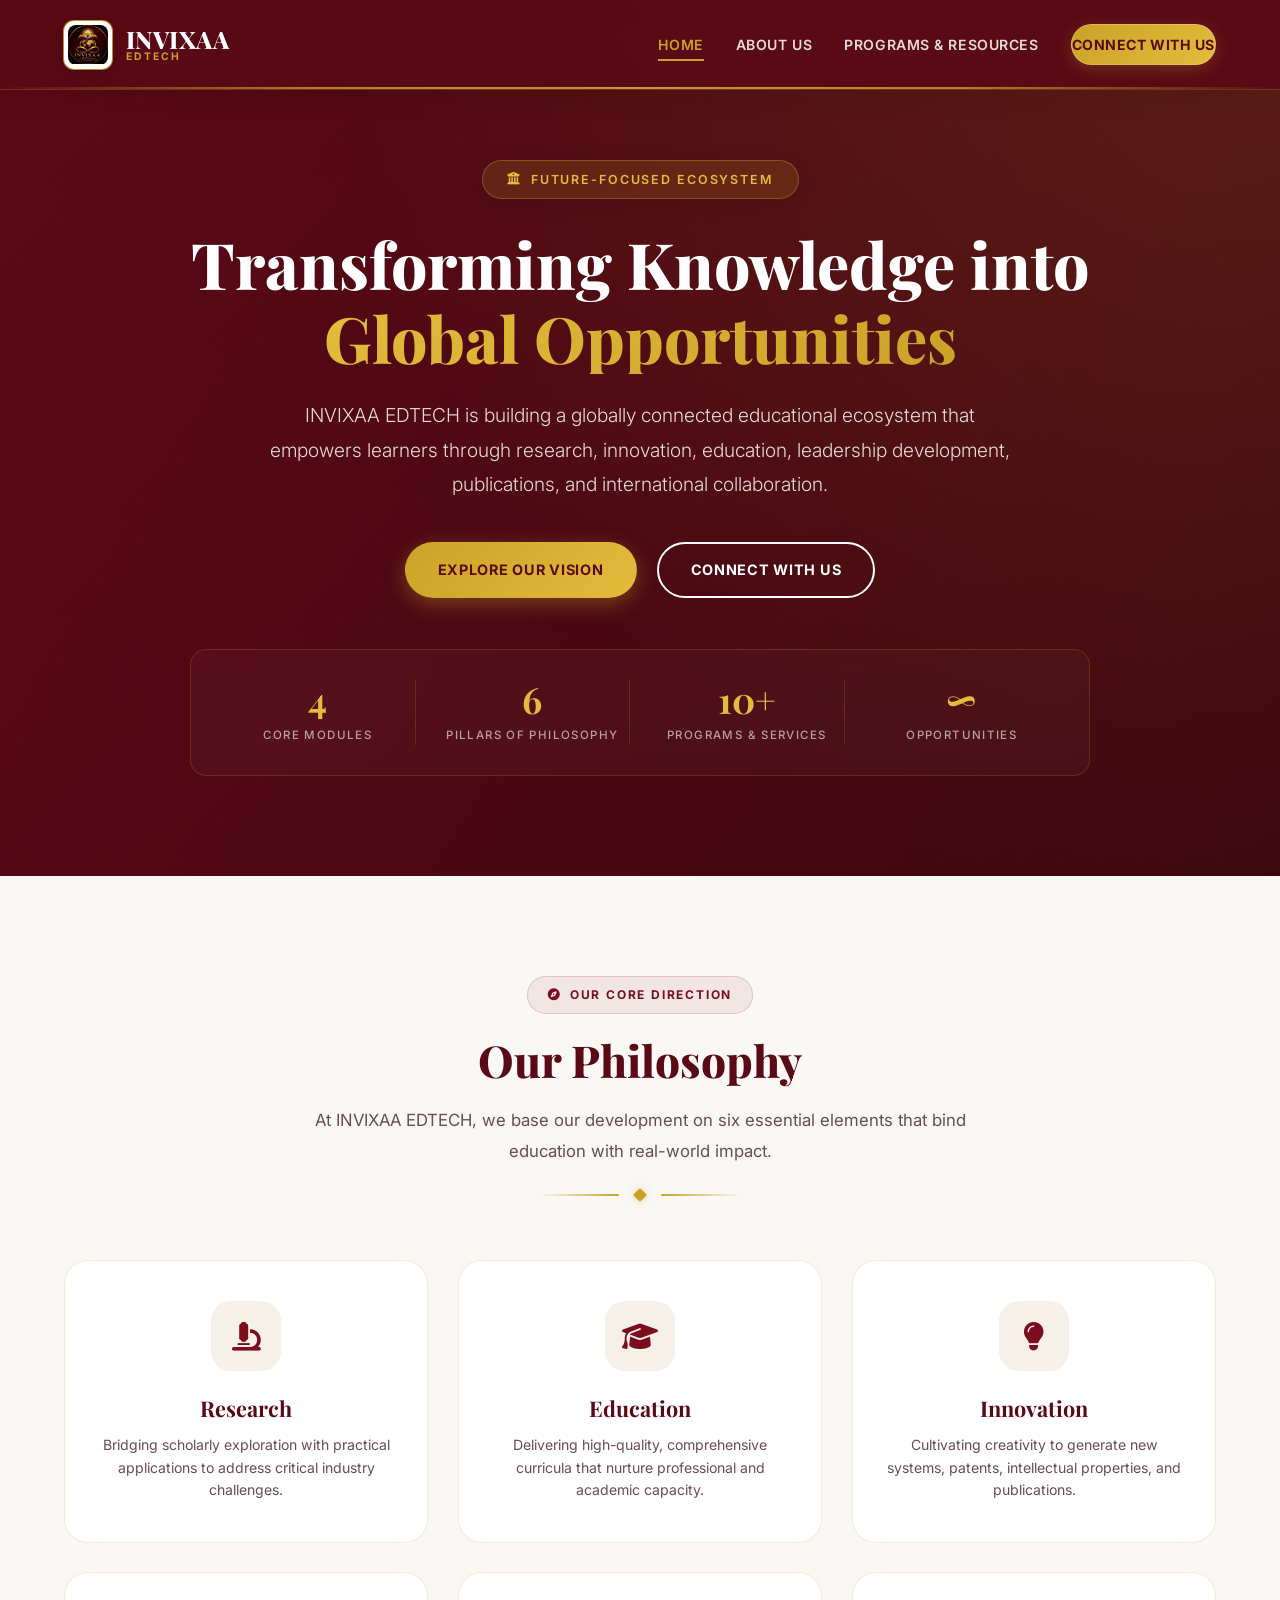
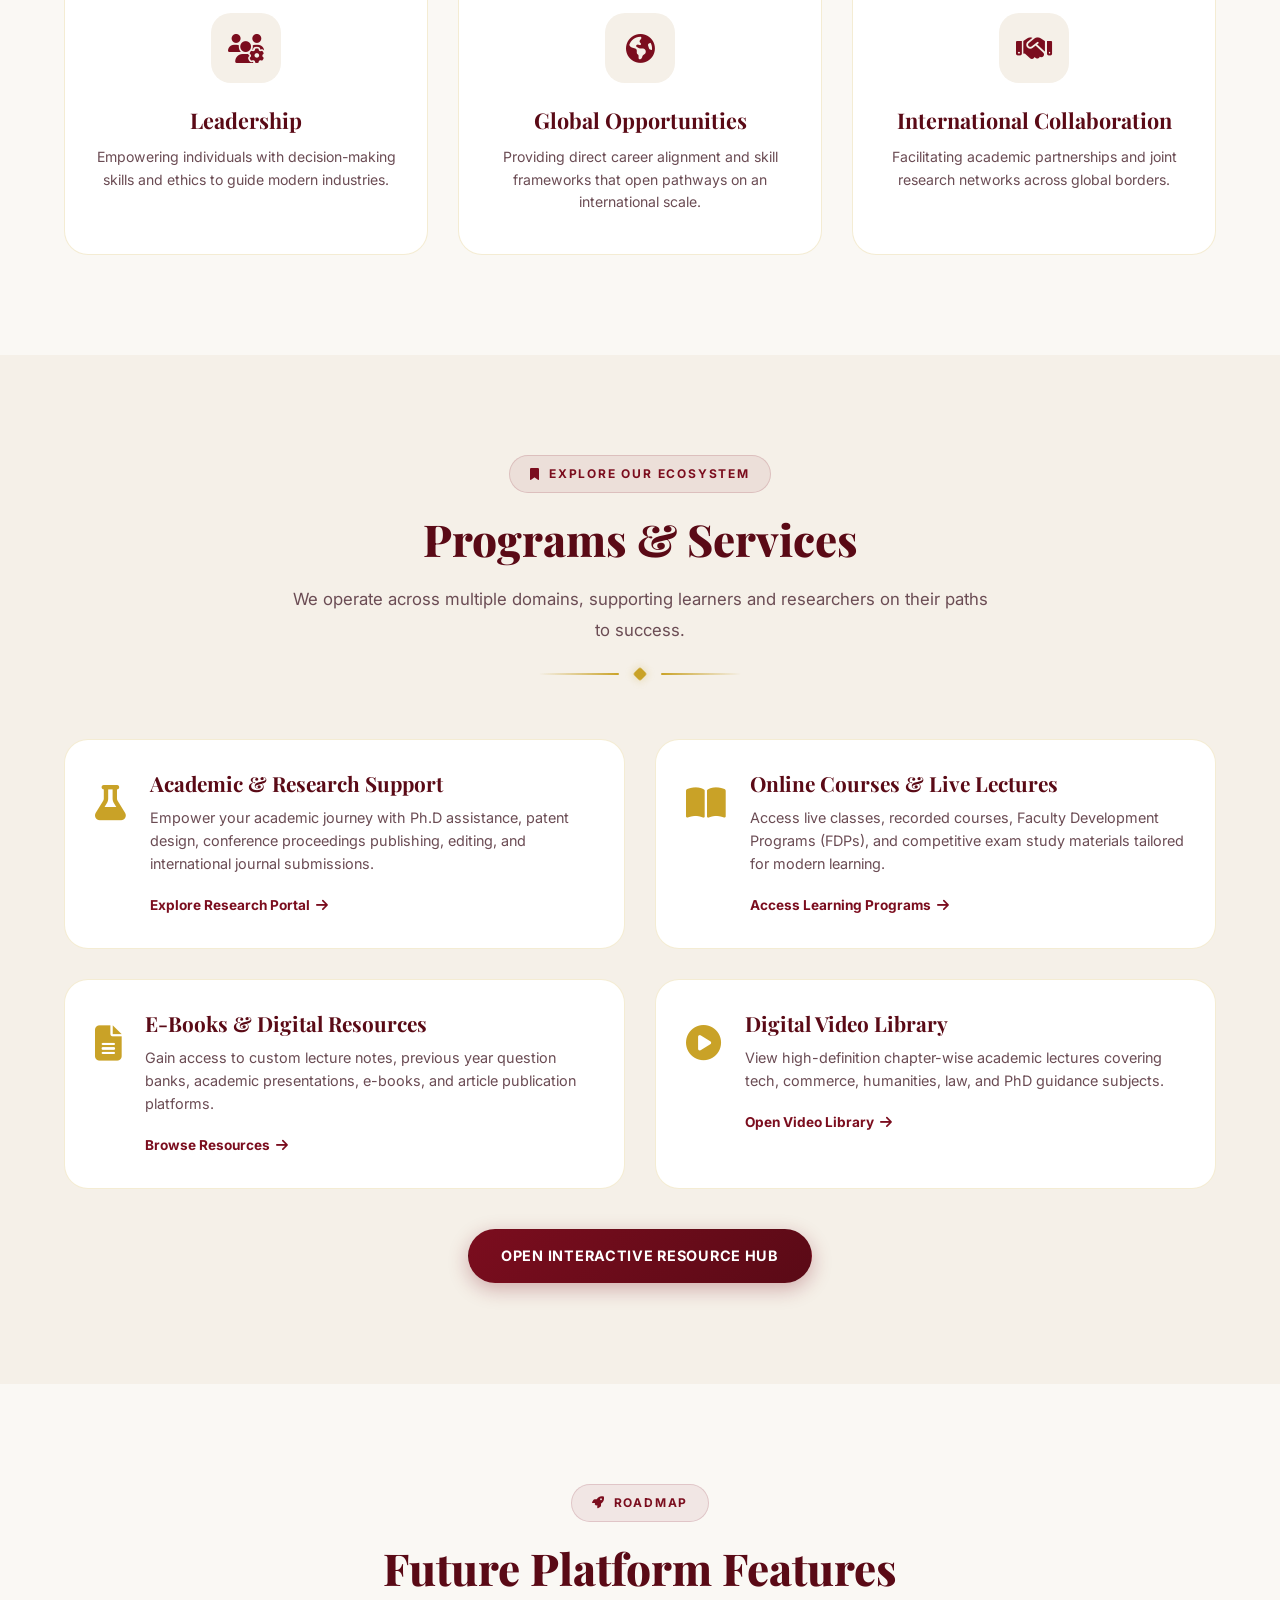
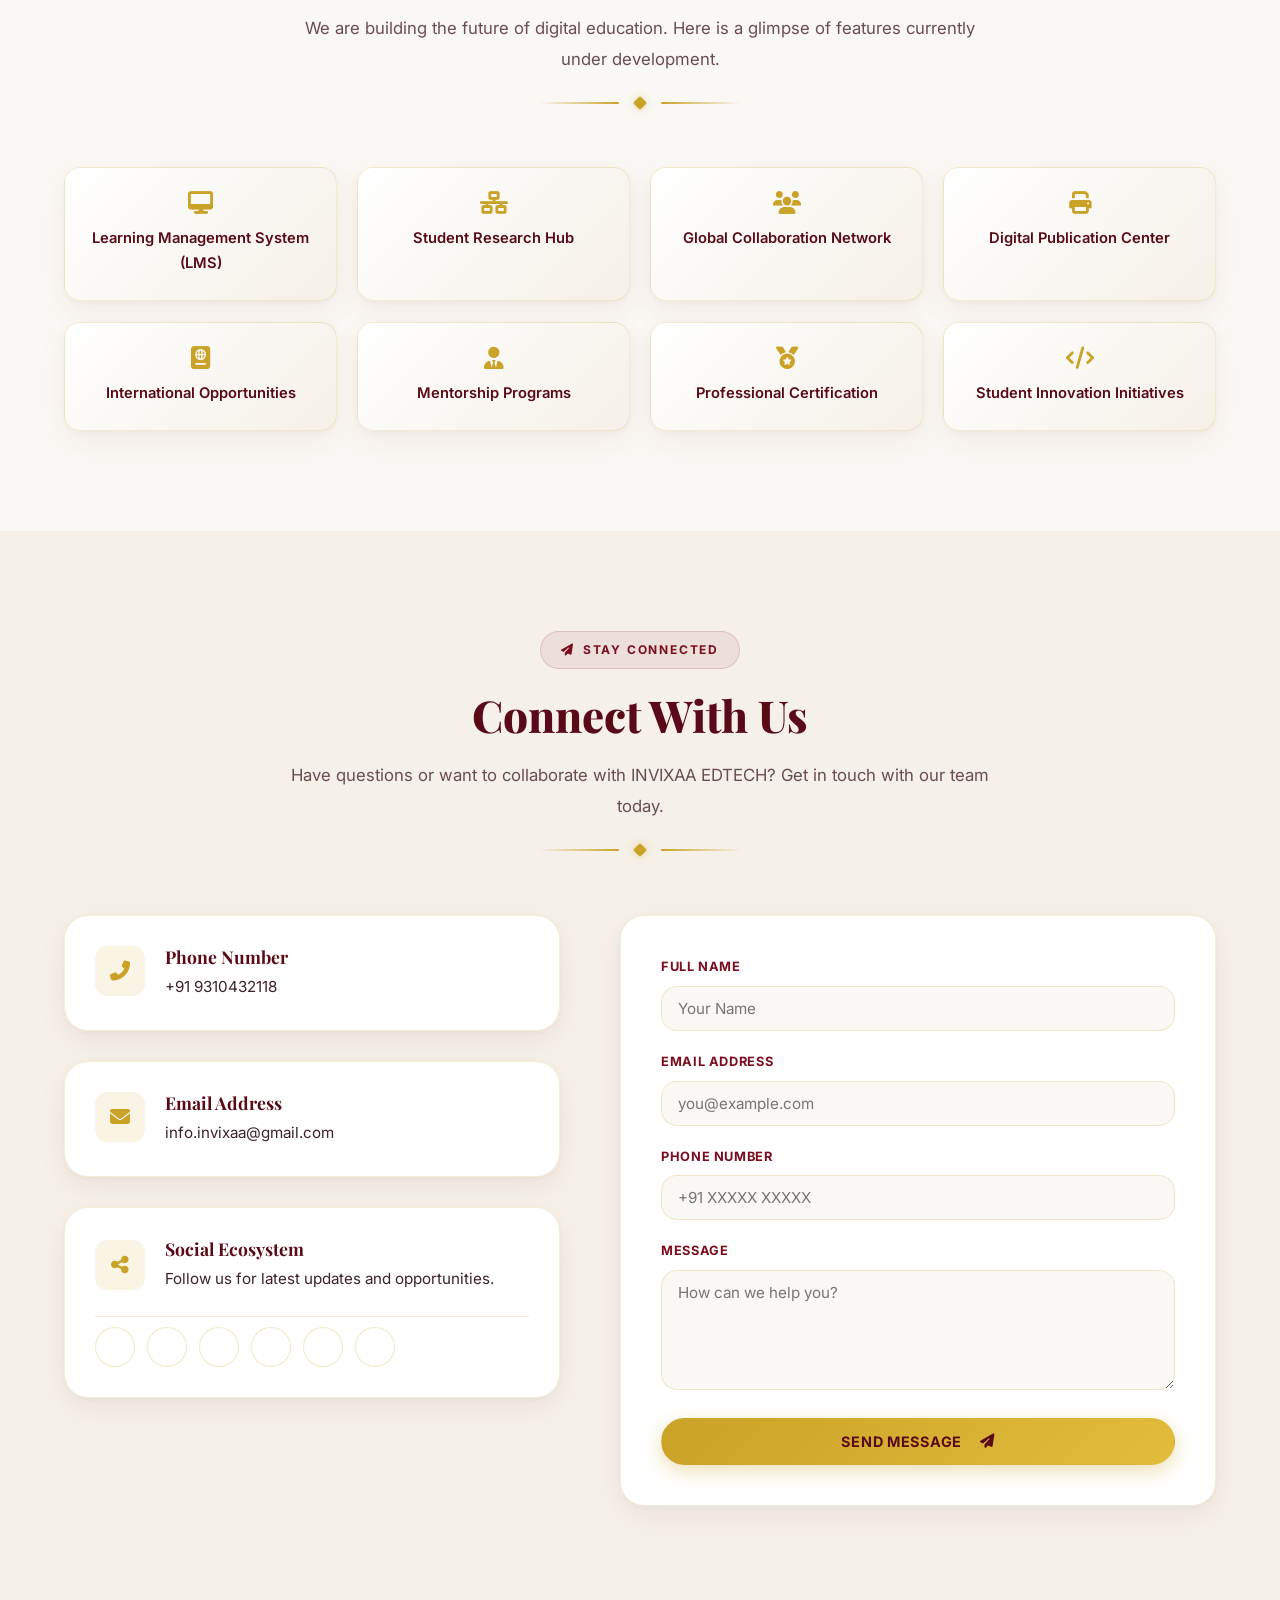
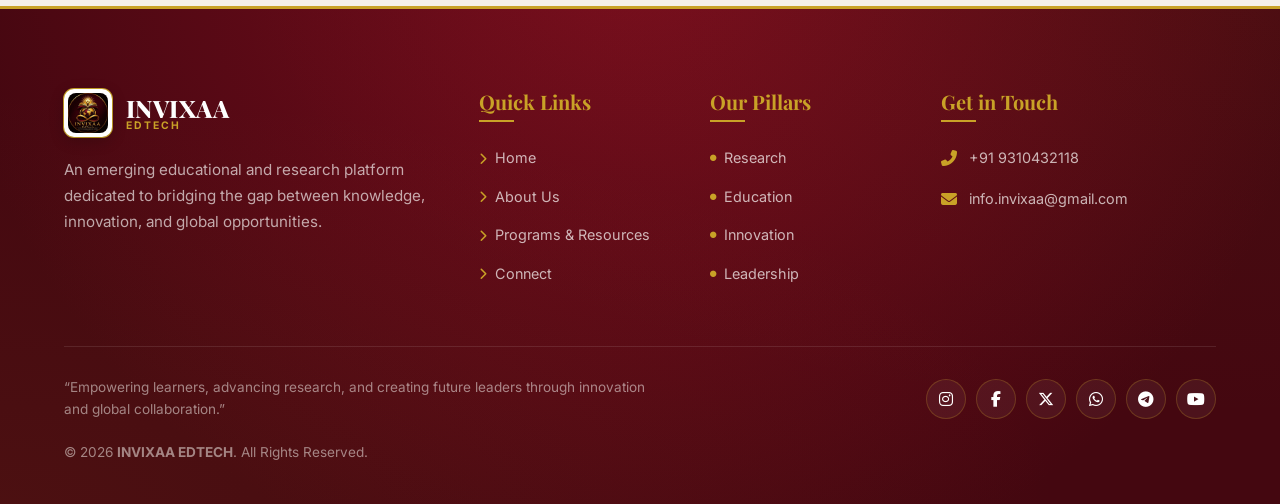
<file: index.html>
<!DOCTYPE html>
<html lang="en">
<head>
  <meta charset="UTF-8" />
  <meta name="viewport" content="width=device-width, initial-scale=1.0" />
  <title>INVIXAA EDTECH | Innovating Minds. Creating Leaders.</title>
  <meta name="description" content="INVIXAA EDTECH is building a globally connected educational ecosystem that empowers learners through research, innovation, education, leadership development, publications, and international collaboration." />
  <meta name="keywords" content="INVIXAA EDTECH, education ecosystem, research support, international collaboration, leadership development, publications, academic resources" />
  
  <!-- Open Graph -->
  <meta property="og:title" content="INVIXAA EDTECH | Innovating Minds. Creating Leaders." />
  <meta property="og:description" content="Building a globally connected educational and research ecosystem that empowers learners worldwide." />
  <meta property="og:type" content="website" />
  
  <!-- Fonts -->
  <link rel="preconnect" href="https://fonts.googleapis.com" />
  <link rel="preconnect" href="https://fonts.gstatic.com" crossorigin />
  <link href="https://fonts.googleapis.com/css2?family=Playfair+Display:wght@400;600;700;800&family=Inter:wght@300;400;500;600;700&display=swap" rel="stylesheet" />
  
  <!-- FontAwesome -->
  <link rel="stylesheet" href="https://cdnjs.cloudflare.com/ajax/libs/font-awesome/6.5.0/css/all.min.css" crossorigin="anonymous" />
  
  <!-- Global Stylesheet -->
  <link rel="stylesheet" href="style.css" />
  
  <style>
    /* Local Styles for Homepage Hero & Sections */
    .homepage-hero {
      padding: 160px 0 100px;
      background: radial-gradient(circle at top right, rgba(201, 162, 39, 0.15), transparent 60%),
                  radial-gradient(circle at bottom left, rgba(123, 13, 30, 0.1), transparent 60%),
                  linear-gradient(135deg, var(--maroon-deep) 0%, #3D060F 100%);
      color: var(--white);
      text-align: center;
      position: relative;
      overflow: hidden;
    }

    .homepage-hero::before {
      content: '';
      position: absolute;
      inset: 0;
      background-image: radial-gradient(var(--gold-primary) 1px, transparent 1px);
      background-size: 40px 40px;
      opacity: 0.04;
    }

    .hero-eyebrow {
      display: inline-flex;
      align-items: center;
      gap: 10px;
      background: rgba(201, 162, 39, 0.15);
      border: 1px solid rgba(201, 162, 39, 0.35);
      border-radius: var(--radius-pill);
      padding: 8px 24px;
      font-size: 0.78rem;
      font-weight: 600;
      color: var(--gold-light);
      letter-spacing: 0.15em;
      text-transform: uppercase;
      margin-bottom: 28px;
      box-shadow: 0 4px 20px rgba(0, 0, 0, 0.1);
    }

    .hero-title {
      font-size: clamp(2.2rem, 6vw, 4rem);
      font-weight: 800;
      line-height: 1.15;
      max-width: 900px;
      margin: 0 auto 24px;
      color: var(--white);
    }

    .hero-title span {
      background: linear-gradient(135deg, var(--gold-light), var(--gold-primary));
      -webkit-background-clip: text;
      -webkit-text-fill-color: transparent;
      background-clip: text;
      position: relative;
      display: inline-block;
    }

    .hero-subtitle {
      font-size: clamp(1rem, 2vw, 1.2rem);
      color: rgba(255, 255, 255, 0.85);
      max-width: 750px;
      margin: 0 auto 40px;
      line-height: 1.8;
      font-weight: 300;
    }

    .hero-ctas {
      display: flex;
      justify-content: center;
      gap: 20px;
      flex-wrap: wrap;
      margin-bottom: 50px;
    }

    /* Stats bar on Hero */
    .hero-stats-bar {
      max-width: 900px;
      margin: 40px auto 0;
      background: rgba(255, 255, 255, 0.03);
      border: 1px solid rgba(201, 162, 39, 0.2);
      border-radius: var(--radius-inner);
      padding: 30px;
      display: grid;
      grid-template-columns: repeat(4, 1fr);
      gap: 20px;
      backdrop-filter: blur(8px);
      -webkit-backdrop-filter: blur(8px);
    }

    .stat-card {
      text-align: center;
    }

    .stat-card:not(:last-child) {
      border-right: 1px solid rgba(201, 162, 39, 0.2);
    }

    .stat-val {
      font-family: 'Playfair Display', serif;
      font-size: 2.25rem;
      font-weight: 700;
      color: var(--gold-light);
      line-height: 1.1;
    }

    .stat-lbl {
      font-size: 0.72rem;
      text-transform: uppercase;
      letter-spacing: 0.12em;
      color: rgba(255, 255, 255, 0.6);
      margin-top: 6px;
      font-weight: 500;
    }

    /* Philosophies Grid */
    .philosophy-grid {
      display: grid;
      grid-template-columns: repeat(3, 1fr);
      gap: 30px;
      margin-top: 40px;
    }

    .phil-card {
      background: var(--white);
      border: 1px solid var(--border-subtle);
      border-radius: var(--radius-card);
      padding: 40px 30px;
      text-align: center;
      transition: all var(--transition-smooth);
      position: relative;
      overflow: hidden;
    }

    .phil-card::before {
      content: '';
      position: absolute;
      top: 0; left: 0;
      width: 100%;
      height: 4px;
      background: linear-gradient(90deg, var(--maroon-primary), var(--gold-primary));
      opacity: 0;
      transition: opacity var(--transition-smooth);
    }

    .phil-icon-wrap {
      width: 70px;
      height: 70px;
      border-radius: 20px;
      background: var(--cream);
      display: flex;
      align-items: center;
      justify-content: center;
      font-size: 1.8rem;
      color: var(--maroon-primary);
      margin: 0 auto 24px;
      transition: all var(--transition-spring);
    }

    .phil-card:hover {
      transform: translateY(-8px);
      box-shadow: var(--shadow-hover);
      border-color: var(--border-mid);
    }

    .phil-card:hover::before {
      opacity: 1;
    }

    .phil-card:hover .phil-icon-wrap {
      background: linear-gradient(135deg, var(--maroon-primary), var(--maroon-deep));
      color: var(--white);
      transform: scale(1.1) rotate(5deg);
      box-shadow: 0 8px 20px rgba(123, 13, 30, 0.25);
    }

    .phil-name {
      font-size: 1.35rem;
      color: var(--maroon-deep);
      margin-bottom: 12px;
    }

    .phil-desc {
      font-size: 0.88rem;
      color: var(--text-muted);
      line-height: 1.6;
    }

    /* Program overview Teaser cards */
    .teaser-grid {
      display: grid;
      grid-template-columns: repeat(2, 1fr);
      gap: 30px;
      margin-bottom: 40px;
    }

    .teaser-card {
      display: flex;
      gap: 24px;
      background: var(--white);
      border-radius: var(--radius-card);
      padding: 30px;
      border: 1px solid var(--border-subtle);
      transition: all var(--transition-smooth);
    }

    .teaser-card:hover {
      border-color: var(--border-mid);
      transform: translateY(-4px);
      box-shadow: var(--shadow-hover);
    }

    .teaser-icon {
      font-size: 2.2rem;
      color: var(--gold-primary);
      flex-shrink: 0;
      margin-top: 4px;
    }

    .teaser-title {
      font-size: 1.3rem;
      color: var(--maroon-deep);
      margin-bottom: 10px;
    }

    .teaser-desc {
      font-size: 0.9rem;
      color: var(--text-muted);
      line-height: 1.6;
      margin-bottom: 16px;
    }

    .teaser-link {
      font-size: 0.85rem;
      font-weight: 700;
      color: var(--maroon-primary);
      display: inline-flex;
      align-items: center;
      gap: 6px;
    }

    .teaser-link:hover {
      color: var(--gold-primary);
    }

    .teaser-link i {
      transition: transform 0.2s ease;
    }

    .teaser-link:hover i {
      transform: translateX(4px);
    }

    /* Future platform features */
    .future-features-grid {
      display: grid;
      grid-template-columns: repeat(4, 1fr);
      gap: 20px;
      margin-top: 40px;
    }

    .feature-tag-card {
      background: linear-gradient(135deg, var(--white), var(--cream));
      border: 1px solid var(--border-subtle);
      border-radius: var(--radius-inner);
      padding: 24px 20px;
      text-align: center;
      font-weight: 600;
      color: var(--maroon-deep);
      font-size: 0.92rem;
      display: flex;
      flex-direction: column;
      align-items: center;
      gap: 12px;
      box-shadow: var(--shadow-card);
      transition: all var(--transition-smooth);
    }

    .feature-tag-card i {
      font-size: 1.4rem;
      color: var(--gold-primary);
    }

    .feature-tag-card:hover {
      background: var(--white);
      border-color: var(--gold-primary);
      color: var(--maroon-primary);
      transform: translateY(-3px);
      box-shadow: var(--shadow-hover);
    }

    /* Contact Form & details row */
    .contact-row {
      display: grid;
      grid-template-columns: 1fr 1.2fr;
      gap: 60px;
      align-items: start;
    }

    .contact-details-col {
      display: flex;
      flex-direction: column;
      gap: 30px;
    }

    .contact-info-card {
      background: var(--white);
      border: 1px solid var(--border-subtle);
      border-radius: var(--radius-card);
      padding: 30px;
      display: flex;
      align-items: flex-start;
      gap: 20px;
      box-shadow: var(--shadow-card);
    }

    .info-card-icon {
      width: 50px;
      height: 50px;
      border-radius: 12px;
      background: rgba(201, 162, 39, 0.12);
      color: var(--gold-primary);
      display: flex;
      align-items: center;
      justify-content: center;
      font-size: 1.25rem;
      flex-shrink: 0;
    }

    .info-card-content h4 {
      font-size: 1.1rem;
      margin-bottom: 6px;
      color: var(--maroon-deep);
    }

    .info-card-content p {
      font-size: 0.95rem;
      color: var(--text-body);
    }

    .contact-form-card {
      background: var(--white);
      border: 1.5px solid var(--border-subtle);
      border-radius: var(--radius-card);
      padding: 40px;
      box-shadow: var(--shadow-card);
      position: relative;
    }

    .contact-form-card::after {
      content: '';
      position: absolute;
      inset: 0;
      border-radius: inherit;
      border: 1.5px solid transparent;
      transition: border-color var(--transition-smooth);
      pointer-events: none;
    }

    .contact-form-card:focus-within {
      border-color: var(--gold-primary);
      box-shadow: var(--shadow-hover), var(--shadow-glow);
    }

    .form-group {
      margin-bottom: 20px;
    }

    .form-label {
      display: block;
      font-size: 0.8rem;
      font-weight: 700;
      letter-spacing: 0.05em;
      text-transform: uppercase;
      color: var(--maroon-primary);
      margin-bottom: 8px;
    }

    .form-input {
      width: 100%;
      padding: 12px 16px;
      border: 1.5px solid var(--border-subtle);
      border-radius: var(--radius-inner);
      font-family: inherit;
      font-size: 0.95rem;
      color: var(--text-body);
      background: var(--off-white);
      outline: none;
      transition: all 0.2s ease;
    }

    .form-input:focus {
      background: var(--white);
      border-color: var(--gold-primary);
      box-shadow: 0 0 0 3px rgba(201, 162, 39, 0.1);
    }

    textarea.form-input {
      resize: vertical;
      min-height: 120px;
    }

    /* Response state for dummy form */
    .form-success-msg {
      display: none;
      text-align: center;
      padding: 20px;
      color: #155724;
      background-color: #d4edda;
      border: 1px solid #c3e6cb;
      border-radius: var(--radius-inner);
      margin-top: 15px;
      font-size: 0.9rem;
      font-weight: 600;
    }

    /* Responsive adjustments */
    @media (max-width: 1024px) {
      .philosophy-grid {
        grid-template-columns: repeat(2, 1fr);
      }
      .future-features-grid {
        grid-template-columns: repeat(2, 1fr);
      }
    }

    @media (max-width: 768px) {
      .homepage-hero {
        padding: 120px 0 70px;
      }
      .hero-stats-bar {
        grid-template-columns: repeat(2, 1fr);
        gap: 15px;
        padding: 20px;
      }
      .stat-card:nth-child(2) {
        border-right: none;
      }
      .stat-card:nth-child(even) {
        border-right: none;
      }
      .philosophy-grid {
        grid-template-columns: 1fr;
      }
      .teaser-grid {
        grid-template-columns: 1fr;
      }
      .contact-row {
        grid-template-columns: 1fr;
        gap: 40px;
      }
    }

    @media (max-width: 480px) {
      .hero-stats-bar {
        grid-template-columns: 1fr;
      }
      .stat-card:not(:last-child) {
        border-right: none;
        border-bottom: 1px solid rgba(201, 162, 39, 0.2);
        padding-bottom: 15px;
      }
      .teaser-card {
        flex-direction: column;
        gap: 16px;
      }
      .contact-form-card {
        padding: 24px;
      }
      .future-features-grid {
        grid-template-columns: 1fr;
      }
    }
  </style>
</head>
<body>

  <!-- ==========================================================================
     STICKY GLASS NAVIGATION HEADER
     ========================================================================== -->
  <header class="site-header" role="banner" id="mainHeader">
    <div class="navbar">
      <a href="index.html" class="brand-link">
        <div class="logo-wrap">
          <img src="invixaa_logo.jpg" alt="INVIXAA EDTECH Logo" onerror="this.style.display='none';this.parentElement.innerHTML='<span style=\'font-family:Playfair Display,serif;font-weight:800;color:#7B0D1E;font-size:1rem;\'>IX</span>'" />
        </div>
        <div class="brand-text">
          <span class="brand-title">INVIXAA</span>
          <span class="brand-subtitle">EDTECH</span>
        </div>
      </a>

      <!-- Desktop Nav Menu -->
      <nav aria-label="Main Navigation">
        <ul class="nav-menu" id="navMenu">
          <li class="nav-item active"><a href="index.html">Home</a></li>
          <li class="nav-item"><a href="about.html">About Us</a></li>
          <li class="nav-item"><a href="programs-resources.html">Programs &amp; Resources</a></li>
          <li class="nav-item"><a href="#contact" class="nav-cta">Connect With Us</a></li>
        </ul>
      </nav>

      <!-- Hamburger Menu Trigger (Mobile) -->
      <button class="nav-toggle" id="navToggle" aria-label="Toggle navigation menu" aria-expanded="false" aria-controls="navMenu">
        <span></span>
        <span></span>
        <span></span>
      </button>
    </div>
  </header>

  <!-- ==========================================================================
     HERO SECTION
     ========================================================================== -->
  <section class="homepage-hero">
    <div class="container">
      <div class="hero-eyebrow reveal">
        <i class="fas fa-university"></i> Future-Focused Ecosystem
      </div>
      <h1 class="hero-title reveal delay-100">
        Transforming Knowledge into <br/><span>Global Opportunities</span>
      </h1>
      <p class="hero-subtitle reveal delay-200">
        INVIXAA EDTECH is building a globally connected educational ecosystem that empowers learners through research, innovation, education, leadership development, publications, and international collaboration.
      </p>
      <div class="hero-ctas reveal delay-300">
        <a href="about.html" class="btn btn-gold">Explore Our Vision</a>
        <a href="#contact" class="btn btn-secondary" style="color:var(--white); border-color:var(--white);">Connect With Us</a>
      </div>

      <!-- Core Stats Bar -->
      <div class="hero-stats-bar reveal delay-400" role="list">
        <div class="stat-card" role="listitem">
          <div class="stat-val">4</div>
          <div class="stat-lbl">Core Modules</div>
        </div>
        <div class="stat-card" role="listitem">
          <div class="stat-val">6</div>
          <div class="stat-lbl">Pillars of Philosophy</div>
        </div>
        <div class="stat-card" role="listitem">
          <div class="stat-val">10+</div>
          <div class="stat-lbl">Programs &amp; Services</div>
        </div>
        <div class="stat-card" role="listitem">
          <div class="stat-val">&infin;</div>
          <div class="stat-lbl">Opportunities</div>
        </div>
      </div>
    </div>
  </section>

  <!-- ==========================================================================
     PHILOSOPHY SECTION
     ========================================================================== -->
  <section id="philosophy">
    <div class="container">
      <div class="section-intro reveal">
        <div class="section-intro-badge">
          <i class="fas fa-compass"></i> Our Core Direction
        </div>
        <h2 class="section-main-title">Our Philosophy</h2>
        <p class="section-main-desc">
          At INVIXAA EDTECH, we base our development on six essential elements that bind education with real-world impact.
        </p>
        <div class="ornament-line" aria-hidden="true">
          <div class="ornament-diamond"></div>
        </div>
      </div>

      <div class="philosophy-grid">
        <!-- Philosophy 1: Research -->
        <article class="phil-card reveal">
          <div class="phil-icon-wrap" aria-hidden="true">
            <i class="fas fa-microscope"></i>
          </div>
          <h3 class="phil-name">Research</h3>
          <p class="phil-desc">Bridging scholarly exploration with practical applications to address critical industry challenges.</p>
        </article>

        <!-- Philosophy 2: Education -->
        <article class="phil-card reveal delay-100">
          <div class="phil-icon-wrap" aria-hidden="true">
            <i class="fas fa-graduation-cap"></i>
          </div>
          <h3 class="phil-name">Education</h3>
          <p class="phil-desc">Delivering high-quality, comprehensive curricula that nurture professional and academic capacity.</p>
        </article>

        <!-- Philosophy 3: Innovation -->
        <article class="phil-card reveal delay-200">
          <div class="phil-icon-wrap" aria-hidden="true">
            <i class="fas fa-lightbulb"></i>
          </div>
          <h3 class="phil-name">Innovation</h3>
          <p class="phil-desc">Cultivating creativity to generate new systems, patents, intellectual properties, and publications.</p>
        </article>

        <!-- Philosophy 4: Leadership -->
        <article class="phil-card reveal">
          <div class="phil-icon-wrap" aria-hidden="true">
            <i class="fas fa-users-cog"></i>
          </div>
          <h3 class="phil-name">Leadership</h3>
          <p class="phil-desc">Empowering individuals with decision-making skills and ethics to guide modern industries.</p>
        </article>

        <!-- Philosophy 5: Global Opportunities -->
        <article class="phil-card reveal delay-100">
          <div class="phil-icon-wrap" aria-hidden="true">
            <i class="fas fa-globe-americas"></i>
          </div>
          <h3 class="phil-name">Global Opportunities</h3>
          <p class="phil-desc">Providing direct career alignment and skill frameworks that open pathways on an international scale.</p>
        </article>

        <!-- Philosophy 6: International Collaboration -->
        <article class="phil-card reveal delay-200">
          <div class="phil-icon-wrap" aria-hidden="true">
            <i class="fas fa-handshake"></i>
          </div>
          <h3 class="phil-name">International Collaboration</h3>
          <p class="phil-desc">Facilitating academic partnerships and joint research networks across global borders.</p>
        </article>
      </div>
    </div>
  </section>

  <!-- ==========================================================================
     PROGRAMS SHOWCASE (TEASER)
     ========================================================================== -->
  <section class="section-alt" id="programs">
    <div class="container">
      <div class="section-intro reveal">
        <div class="section-intro-badge">
          <i class="fas fa-bookmark"></i> Explore Our Ecosystem
        </div>
        <h2 class="section-main-title">Programs &amp; Services</h2>
        <p class="section-main-desc">
          We operate across multiple domains, supporting learners and researchers on their paths to success.
        </p>
        <div class="ornament-line" aria-hidden="true">
          <div class="ornament-diamond"></div>
        </div>
      </div>

      <div class="teaser-grid">
        <!-- Teaser 1 -->
        <article class="teaser-card reveal">
          <div class="teaser-icon" aria-hidden="true"><i class="fas fa-flask"></i></div>
          <div>
            <h3 class="teaser-title">Academic &amp; Research Support</h3>
            <p class="teaser-desc">Empower your academic journey with Ph.D assistance, patent design, conference proceedings publishing, editing, and international journal submissions.</p>
            <a href="programs-resources.html#mod-research" class="teaser-link">Explore Research Portal <i class="fas fa-arrow-right"></i></a>
          </div>
        </article>

        <!-- Teaser 2 -->
        <article class="teaser-card reveal delay-100">
          <div class="teaser-icon" aria-hidden="true"><i class="fas fa-book-open"></i></div>
          <div>
            <h3 class="teaser-title">Online Courses &amp; Live Lectures</h3>
            <p class="teaser-desc">Access live classes, recorded courses, Faculty Development Programs (FDPs), and competitive exam study materials tailored for modern learning.</p>
            <a href="programs-resources.html#mod-courses" class="teaser-link">Access Learning Programs <i class="fas fa-arrow-right"></i></a>
          </div>
        </article>

        <!-- Teaser 3 -->
        <article class="teaser-card reveal">
          <div class="teaser-icon" aria-hidden="true"><i class="fas fa-file-alt"></i></div>
          <div>
            <h3 class="teaser-title">E-Books &amp; Digital Resources</h3>
            <p class="teaser-desc">Gain access to custom lecture notes, previous year question banks, academic presentations, e-books, and article publication platforms.</p>
            <a href="programs-resources.html#mod-study" class="teaser-link">Browse Resources <i class="fas fa-arrow-right"></i></a>
          </div>
        </article>

        <!-- Teaser 4 -->
        <article class="teaser-card reveal delay-100">
          <div class="teaser-icon" aria-hidden="true"><i class="fas fa-play-circle"></i></div>
          <div>
            <h3 class="teaser-title">Digital Video Library</h3>
            <p class="teaser-desc">View high-definition chapter-wise academic lectures covering tech, commerce, humanities, law, and PhD guidance subjects.</p>
            <a href="programs-resources.html#mod-video" class="teaser-link">Open Video Library <i class="fas fa-arrow-right"></i></a>
          </div>
        </article>
      </div>

      <div style="text-align: center;" class="reveal">
        <a href="programs-resources.html" class="btn btn-primary">Open Interactive Resource Hub</a>
      </div>
    </div>
  </section>

  <!-- ==========================================================================
     FUTURE PLATFORM FEATURES
     ========================================================================== -->
  <section id="future-features">
    <div class="container">
      <div class="section-intro reveal">
        <div class="section-intro-badge">
          <i class="fas fa-rocket"></i> Roadmap
        </div>
        <h2 class="section-main-title">Future Platform Features</h2>
        <p class="section-main-desc">
          We are building the future of digital education. Here is a glimpse of features currently under development.
        </p>
        <div class="ornament-line" aria-hidden="true">
          <div class="ornament-diamond"></div>
        </div>
      </div>

      <div class="future-features-grid">
        <div class="feature-tag-card reveal">
          <i class="fas fa-desktop"></i>
          <span>Learning Management System (LMS)</span>
        </div>
        <div class="feature-tag-card reveal delay-100">
          <i class="fas fa-network-wired"></i>
          <span>Student Research Hub</span>
        </div>
        <div class="feature-tag-card reveal delay-200">
          <i class="fas fa-users"></i>
          <span>Global Collaboration Network</span>
        </div>
        <div class="feature-tag-card reveal delay-300">
          <i class="fas fa-print"></i>
          <span>Digital Publication Center</span>
        </div>
        <div class="feature-tag-card reveal">
          <i class="fas fa-passport"></i>
          <span>International Opportunities</span>
        </div>
        <div class="feature-tag-card reveal delay-100">
          <i class="fas fa-user-tie"></i>
          <span>Mentorship Programs</span>
        </div>
        <div class="feature-tag-card reveal delay-200">
          <i class="fas fa-medal"></i>
          <span>Professional Certification</span>
        </div>
        <div class="feature-tag-card reveal delay-300">
          <i class="fas fa-code"></i>
          <span>Student Innovation Initiatives</span>
        </div>
      </div>
    </div>
  </section>

  <!-- ==========================================================================
     CONTACT SECTION
     ========================================================================== -->
  <section class="section-alt" id="contact">
    <div class="container">
      <div class="section-intro reveal">
        <div class="section-intro-badge">
          <i class="fas fa-paper-plane"></i> Stay Connected
        </div>
        <h2 class="section-main-title">Connect With Us</h2>
        <p class="section-main-desc">
          Have questions or want to collaborate with INVIXAA EDTECH? Get in touch with our team today.
        </p>
        <div class="ornament-line" aria-hidden="true">
          <div class="ornament-diamond"></div>
        </div>
      </div>

      <div class="contact-row">
        <!-- Details Column -->
        <div class="contact-details-col reveal">
          <!-- Phone Card -->
          <div class="contact-info-card">
            <div class="info-card-icon" aria-hidden="true"><i class="fas fa-phone-alt"></i></div>
            <div class="info-card-content">
              <h4>Phone Number</h4>
              <p><a href="tel:+919310432118">+91 9310432118</a></p>
            </div>
          </div>

          <!-- Email Card -->
          <div class="contact-info-card">
            <div class="info-card-icon" aria-hidden="true"><i class="fas fa-envelope"></i></div>
            <div class="info-card-content">
              <h4>Email Address</h4>
              <p><a href="mailto:info.invixaa@gmail.com">info.invixaa@gmail.com</a></p>
            </div>
          </div>

          <!-- Social Card -->
          <div class="contact-info-card" style="flex-direction: column; gap: 15px;">
            <div style="display:flex; align-items:center; gap:20px;">
              <div class="info-card-icon" aria-hidden="true"><i class="fas fa-share-nodes"></i></div>
              <div class="info-card-content">
                <h4>Social Ecosystem</h4>
                <p>Follow us for latest updates and opportunities.</p>
              </div>
            </div>
            <div class="social-links" style="margin-left: 0; padding-top: 10px; border-top: 1px solid var(--border-subtle); width: 100%;">
              <a href="https://www.instagram.com/invixaaedtech?utm_source=qr&igsh=MWFtYTFiMG5paHNiYw==" class="social-btn" aria-label="Instagram" target="_blank" rel="noopener noreferrer"><i class="fab fa-instagram"></i></a>
              <a href="https://www.facebook.com/share/1BedaRaxdb/" class="social-btn" aria-label="Facebook" target="_blank" rel="noopener noreferrer"><i class="fab fa-facebook-f"></i></a>
              <a href="https://twitter.com/INVIXAAEdTech" class="social-btn" aria-label="Twitter / X" target="_blank" rel="noopener noreferrer"><i class="fab fa-x-twitter"></i></a>
              <a href="https://whatsapp.com/channel/0029VbDPPh2HgZWhDybXS11b" class="social-btn" aria-label="WhatsApp Channel" target="_blank" rel="noopener noreferrer"><i class="fab fa-whatsapp"></i></a>
              <a href="https://t.me/Invixaa_Edtech" class="social-btn" aria-label="Telegram" target="_blank" rel="noopener noreferrer"><i class="fab fa-telegram-plane"></i></a>
              <a href="https://www.youtube.com/@InvixaaEdTech" class="social-btn" aria-label="YouTube" target="_blank" rel="noopener noreferrer"><i class="fab fa-youtube"></i></a>
            </div>
          </div>
        </div>

        <!-- Form Column -->
        <div class="contact-form-card reveal delay-100">
          <form id="dummyContactForm" onsubmit="handleFormSubmit(event)">
            <div class="form-group">
              <label for="formName" class="form-label">Full Name</label>
              <input type="text" id="formName" class="form-input" placeholder="Your Name" required />
            </div>
            <div class="form-group">
              <label for="formEmail" class="form-label">Email Address</label>
              <input type="email" id="formEmail" class="form-input" placeholder="you@example.com" required />
            </div>
            <div class="form-group">
              <label for="formPhone" class="form-label">Phone Number</label>
              <input type="tel" id="formPhone" class="form-input" placeholder="+91 XXXXX XXXXX" required />
            </div>
            <div class="form-group">
              <label for="formMessage" class="form-label">Message</label>
              <textarea id="formMessage" class="form-input" placeholder="How can we help you?" required></textarea>
            </div>
            <button type="submit" class="btn btn-gold" style="width: 100%;">Send Message &nbsp; <i class="fas fa-paper-plane"></i></button>
          </form>
          <div class="form-success-msg" id="successMsg">
            <i class="fas fa-check-circle" style="font-size: 1.2rem; vertical-align: middle; margin-right: 6px;"></i>
            Thank you! Your connection request has been sent successfully.
          </div>
        </div>
      </div>
    </div>
  </section>

  <!-- ==========================================================================
     FOOTER
     ========================================================================== -->
  <footer class="site-footer">
    <div class="container">
      <div class="footer-top">
        <div class="footer-brand">
          <a href="index.html" class="brand-link">
            <div class="logo-wrap">
              <img src="invixaa_logo.jpg" alt="INVIXAA Logo" onerror="this.style.display='none';this.parentElement.innerHTML='<span style=\'font-family:Playfair Display,serif;font-weight:800;color:#7B0D1E;font-size:1rem;\'>IX</span>'" />
            </div>
            <div class="brand-text">
              <span class="brand-title">INVIXAA</span>
              <span class="brand-subtitle">EDTECH</span>
            </div>
          </a>
          <p class="footer-desc">
            An emerging educational and research platform dedicated to bridging the gap between knowledge, innovation, and global opportunities.
          </p>
        </div>

        <div>
          <h4 class="footer-col-title">Quick Links</h4>
          <ul class="footer-links">
            <li><a href="index.html"><i class="fas fa-chevron-right"></i> Home</a></li>
            <li><a href="about.html"><i class="fas fa-chevron-right"></i> About Us</a></li>
            <li><a href="programs-resources.html"><i class="fas fa-chevron-right"></i> Programs &amp; Resources</a></li>
            <li><a href="#contact"><i class="fas fa-chevron-right"></i> Connect</a></li>
          </ul>
        </div>

        <div>
          <h4 class="footer-col-title">Our Pillars</h4>
          <ul class="footer-links">
            <li><a href="about.html#philosophy"><i class="fas fa-circle" style="font-size: 0.4rem;"></i> Research</a></li>
            <li><a href="about.html#philosophy"><i class="fas fa-circle" style="font-size: 0.4rem;"></i> Education</a></li>
            <li><a href="about.html#philosophy"><i class="fas fa-circle" style="font-size: 0.4rem;"></i> Innovation</a></li>
            <li><a href="about.html#philosophy"><i class="fas fa-circle" style="font-size: 0.4rem;"></i> Leadership</a></li>
          </ul>
        </div>

        <div>
          <h4 class="footer-col-title">Get in Touch</h4>
          <div class="footer-contact-info">
            <div class="footer-contact-item">
              <i class="fas fa-phone-alt"></i>
              <span><a href="tel:+919310432118">+91 9310432118</a></span>
            </div>
            <div class="footer-contact-item">
              <i class="fas fa-envelope"></i>
              <span><a href="mailto:info.invixaa@gmail.com">info.invixaa@gmail.com</a></span>
            </div>
          </div>
        </div>
      </div>

      <div class="footer-bottom">
        <p class="footer-bottom-text">
          &ldquo;Empowering learners, advancing research, and creating future leaders through innovation and global collaboration.&rdquo;
        </p>
        <div class="footer-social-row">
          <a href="https://www.instagram.com/invixaaedtech?utm_source=qr&igsh=MWFtYTFiMG5paHNiYw==" class="social-btn" aria-label="Instagram" target="_blank" rel="noopener noreferrer"><i class="fab fa-instagram"></i></a>
          <a href="https://www.facebook.com/share/1BedaRaxdb/" class="social-btn" aria-label="Facebook" target="_blank" rel="noopener noreferrer"><i class="fab fa-facebook-f"></i></a>
          <a href="https://twitter.com/INVIXAAEdTech" class="social-btn" aria-label="Twitter / X" target="_blank" rel="noopener noreferrer"><i class="fab fa-x-twitter"></i></a>
          <a href="https://whatsapp.com/channel/0029VbDPPh2HgZWhDybXS11b" class="social-btn" aria-label="WhatsApp Channel" target="_blank" rel="noopener noreferrer"><i class="fab fa-whatsapp"></i></a>
          <a href="https://t.me/Invixaa_Edtech" class="social-btn" aria-label="Telegram" target="_blank" rel="noopener noreferrer"><i class="fab fa-telegram-plane"></i></a>
          <a href="https://www.youtube.com/@InvixaaEdTech" class="social-btn" aria-label="YouTube" target="_blank" rel="noopener noreferrer"><i class="fab fa-youtube"></i></a>
        </div>
        <p>&copy; 2026 <strong>INVIXAA EDTECH</strong>. All Rights Reserved.</p>
      </div>
    </div>
  </footer>

  <!-- ==========================================================================
     SCRIPTS
     ========================================================================== -->
  <script>
    'use strict';

    // ─── Sticky Header On Scroll ───────────────────────────────
    const header = document.getElementById('mainHeader');
    window.addEventListener('scroll', () => {
      if (window.scrollY > 50) {
        header.classList.add('scrolled');
      } else {
        header.classList.remove('scrolled');
      }
    });

    // ─── Mobile Navbar Menu Toggle ─────────────────────────────
    const navToggle = document.getElementById('navToggle');
    const navMenu = document.getElementById('navMenu');

    navToggle.addEventListener('click', () => {
      const isOpen = navToggle.classList.toggle('open');
      navMenu.classList.toggle('open');
      navToggle.setAttribute('aria-expanded', isOpen);
    });

    // Close menu when clicking navigation link
    document.querySelectorAll('.nav-menu a').forEach(link => {
      link.addEventListener('click', () => {
        navToggle.classList.remove('open');
        navMenu.classList.remove('open');
        navToggle.setAttribute('aria-expanded', false);
      });
    });

    // ─── Scroll Reveal Animation ──────────────────────────────
    const revealElements = document.querySelectorAll('.reveal');
    const revealObserver = new IntersectionObserver((entries) => {
      entries.forEach(entry => {
        if (entry.isIntersecting) {
          entry.target.classList.add('active');
          // Once animated, stop observing
          revealObserver.unobserve(entry.target);
        }
      });
    }, {
      threshold: 0.1,
      rootMargin: '0px 0px -50px 0px'
    });

    revealElements.forEach(el => {
      revealObserver.observe(el);
    });

    // ─── Dummy Contact Form Submission Handler ────────────────
    function handleFormSubmit(event) {
      event.preventDefault();
      const form = document.getElementById('dummyContactForm');
      const success = document.getElementById('successMsg');
      
      // Hide form fields & show success message with fade in
      form.style.display = 'none';
      success.style.display = 'block';
      success.style.opacity = '0';
      success.style.transform = 'translateY(10px)';
      success.style.transition = 'all 0.4s ease';
      
      requestAnimationFrame(() => {
        success.style.opacity = '1';
        success.style.transform = 'translateY(0)';
      });
    }
  </script>
</body>
</html>
</file>
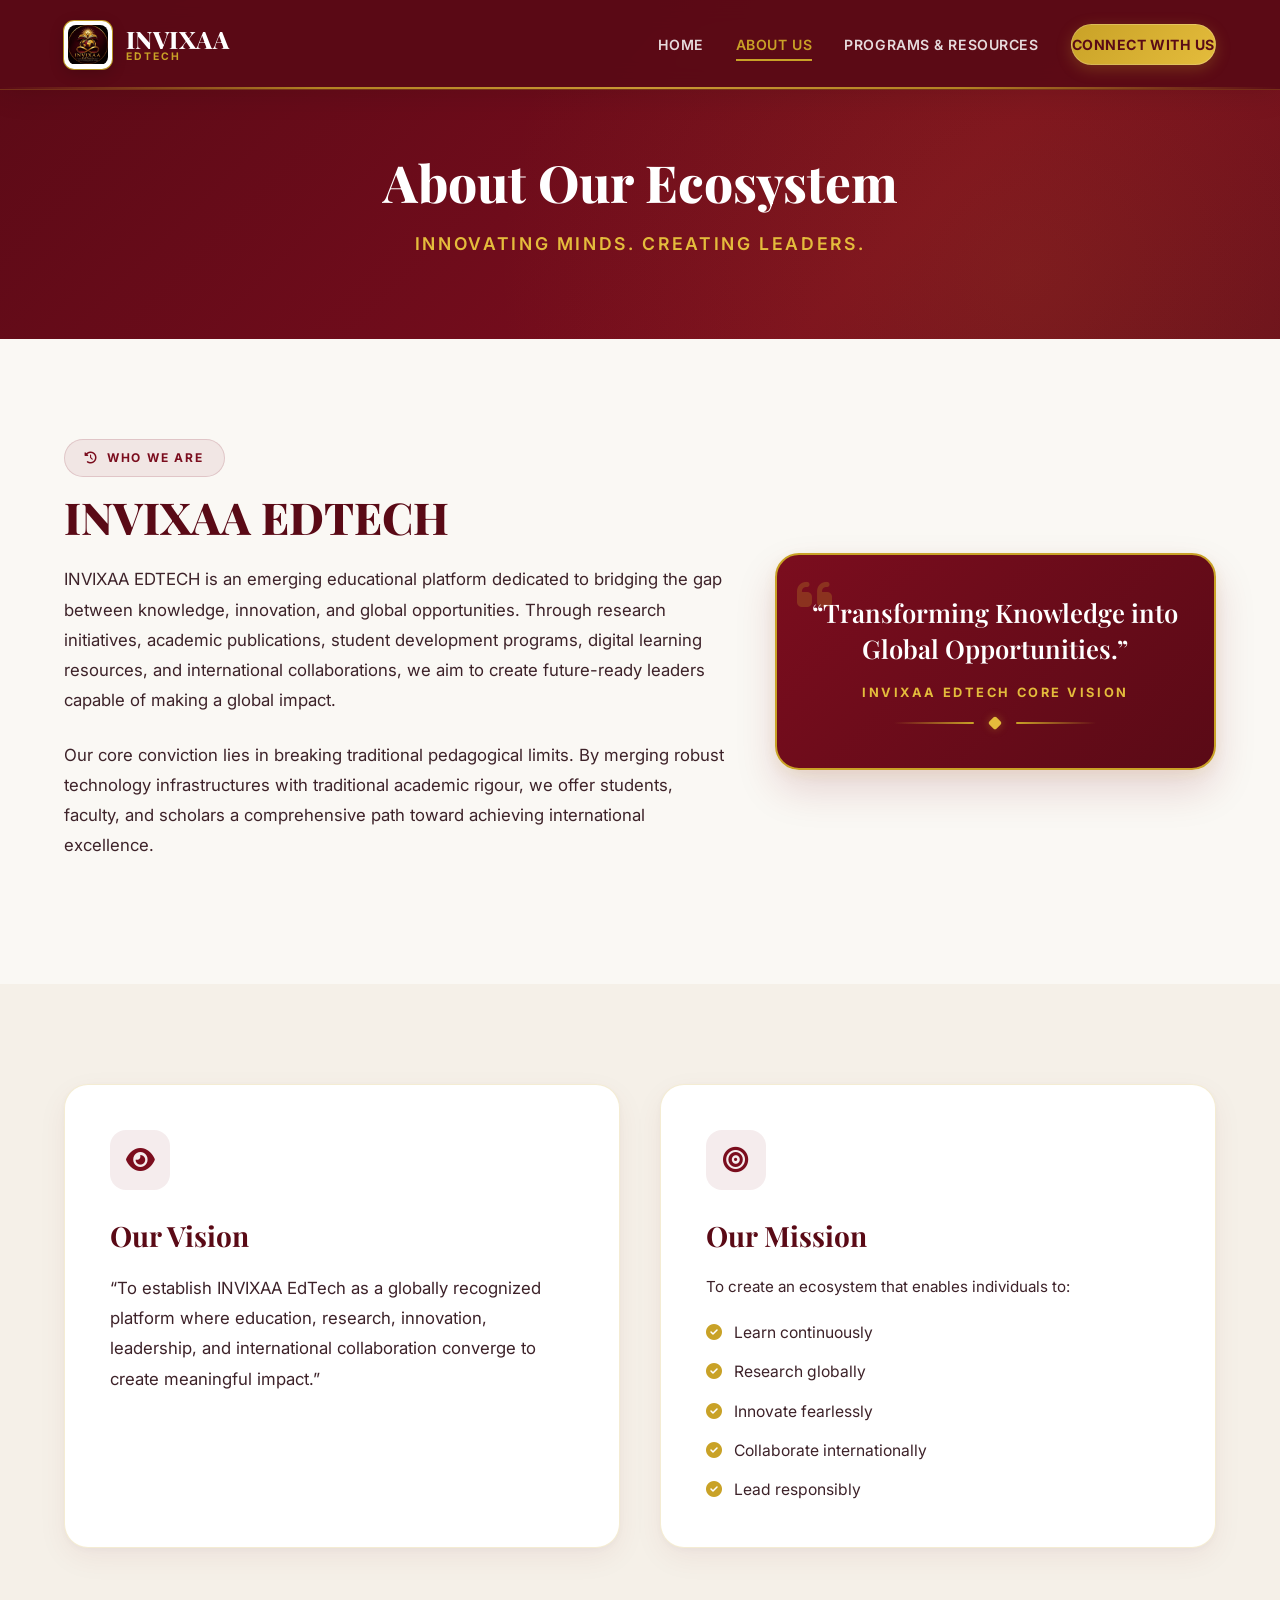
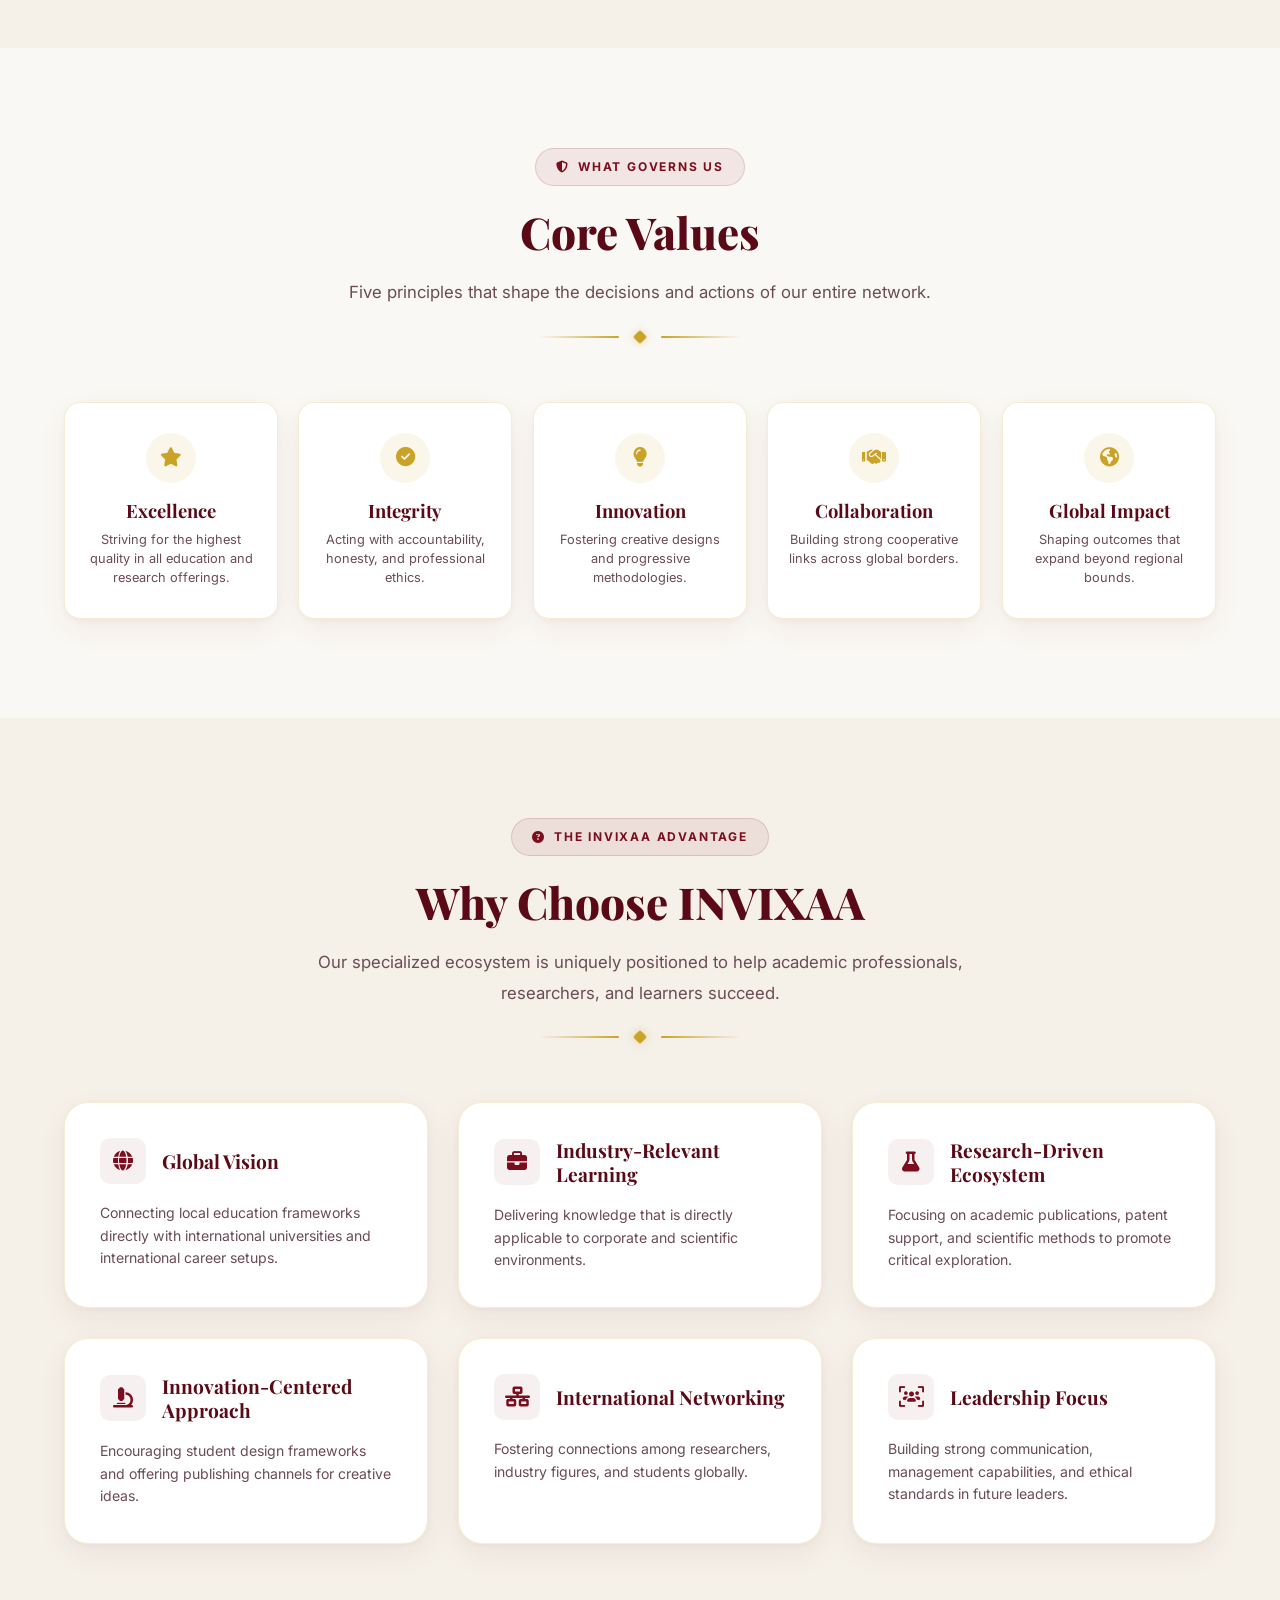
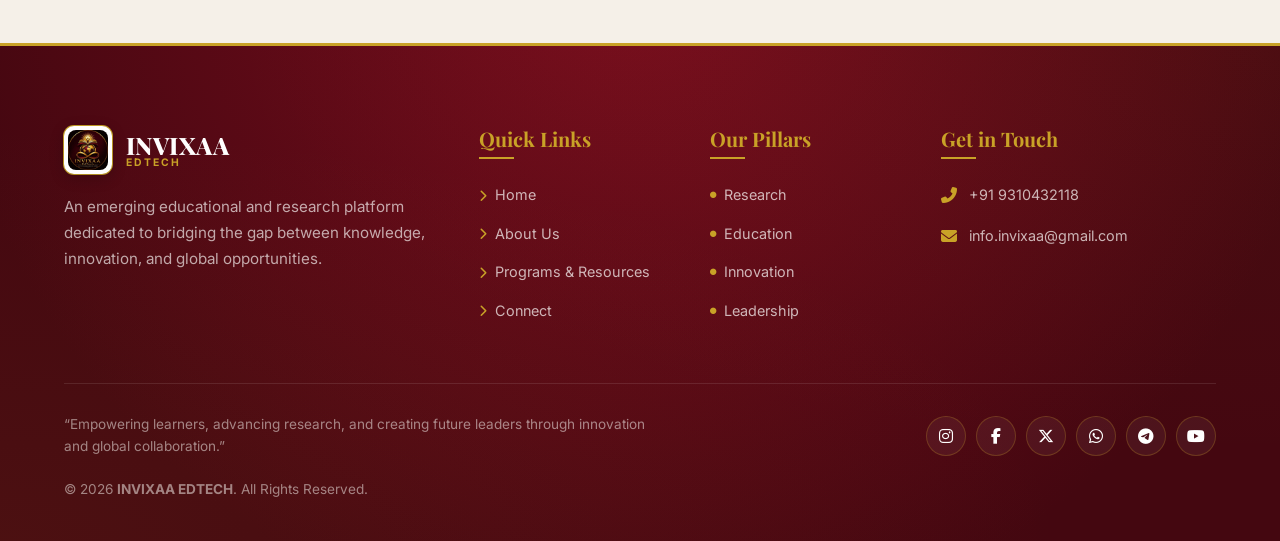
<file: about.html>
<!DOCTYPE html>
<html lang="en">
<head>
  <meta charset="UTF-8" />
  <meta name="viewport" content="width=device-width, initial-scale=1.0" />
  <title>About Us | INVIXAA EDTECH</title>
  <meta name="description" content="Learn about INVIXAA EDTECH's mission to bridge the gap between knowledge and global opportunities through research, innovation, and education." />
  <meta name="keywords" content="INVIXAA vision, INVIXAA mission, education values, academic research, why choose INVIXAA" />
  
  <!-- Open Graph -->
  <meta property="og:title" content="About Us | INVIXAA EDTECH" />
  <meta property="og:description" content="Discover our philosophy, vision, mission, and core values that drive our educational ecosystem." />
  <meta property="og:type" content="website" />
  
  <!-- Fonts -->
  <link rel="preconnect" href="https://fonts.googleapis.com" />
  <link rel="preconnect" href="https://fonts.gstatic.com" crossorigin />
  <link href="https://fonts.googleapis.com/css2?family=Playfair+Display:wght@400;600;700;800&family=Inter:wght@300;400;500;600;700&display=swap" rel="stylesheet" />
  
  <!-- FontAwesome -->
  <link rel="stylesheet" href="https://cdnjs.cloudflare.com/ajax/libs/font-awesome/6.5.0/css/all.min.css" crossorigin="anonymous" />
  
  <!-- Global Stylesheet -->
  <link rel="stylesheet" href="style.css" />
  
  <style>
    /* Local Styles for About Page */
    .about-hero {
      padding: 150px 0 80px;
      background: linear-gradient(135deg, var(--maroon-deep) 0%, var(--maroon-primary) 70%, #6B0E1C 100%);
      color: var(--white);
      text-align: center;
      position: relative;
    }

    .about-hero::before {
      content: '';
      position: absolute;
      inset: 0;
      background: radial-gradient(circle at 80% 80%, rgba(201, 162, 39, 0.1), transparent 50%);
    }

    .about-hero-title {
      font-size: clamp(2rem, 5vw, 3.2rem);
      font-weight: 800;
      color: var(--white);
      margin-bottom: 15px;
    }

    .about-hero-subtitle {
      font-size: clamp(0.9rem, 1.8vw, 1.1rem);
      color: var(--gold-light);
      max-width: 600px;
      margin: 0 auto;
      letter-spacing: 0.15em;
      text-transform: uppercase;
      font-weight: 600;
    }

    /* Narrative Section */
    .narrative-row {
      display: grid;
      grid-template-columns: 1.2fr 0.8fr;
      gap: 50px;
      align-items: center;
    }

    .narrative-content p {
      font-size: 1.05rem;
      color: var(--text-body);
      margin-bottom: 24px;
      line-height: 1.8;
    }

    .narrative-quote-card {
      background: linear-gradient(135deg, var(--maroon-primary) 0%, var(--maroon-deep) 100%);
      border: 2px solid var(--gold-primary);
      border-radius: var(--radius-card);
      padding: 40px 30px;
      color: var(--white);
      text-align: center;
      box-shadow: var(--shadow-hover);
      position: relative;
    }

    .narrative-quote-card i {
      font-size: 2.5rem;
      color: var(--gold-primary);
      opacity: 0.25;
      position: absolute;
      top: 20px;
      left: 20px;
    }

    .quote-text {
      font-family: 'Playfair Display', serif;
      font-size: 1.6rem;
      font-weight: 600;
      line-height: 1.4;
      color: var(--white);
      margin-bottom: 15px;
      position: relative;
      z-index: 1;
    }

    .quote-author {
      font-size: 0.8rem;
      text-transform: uppercase;
      letter-spacing: 0.2em;
      color: var(--gold-light);
      font-weight: 700;
    }

    /* Vision & Mission Row */
    .vm-grid {
      display: grid;
      grid-template-columns: repeat(2, 1fr);
      gap: 40px;
    }

    .vm-card {
      background: var(--white);
      border: 1px solid var(--border-subtle);
      border-radius: var(--radius-card);
      padding: 45px;
      box-shadow: var(--shadow-card);
      transition: all var(--transition-smooth);
    }

    .vm-card:hover {
      border-color: var(--border-mid);
      box-shadow: var(--shadow-hover);
      transform: translateY(-4px);
    }

    .vm-icon {
      width: 60px;
      height: 60px;
      border-radius: 16px;
      background: rgba(123, 13, 30, 0.08);
      color: var(--maroon-primary);
      display: flex;
      align-items: center;
      justify-content: center;
      font-size: 1.6rem;
      margin-bottom: 28px;
    }

    .vm-card:hover .vm-icon {
      background: linear-gradient(135deg, var(--gold-primary), var(--gold-light));
      color: var(--maroon-deep);
      box-shadow: 0 6px 15px rgba(201, 162, 39, 0.25);
    }

    .vm-title {
      font-size: 1.75rem;
      margin-bottom: 20px;
      color: var(--maroon-deep);
    }

    .vm-text {
      font-size: 1.05rem;
      color: var(--text-body);
      line-height: 1.8;
    }

    .vm-list {
      list-style: none;
      display: flex;
      flex-direction: column;
      gap: 14px;
    }

    .vm-list li {
      font-size: 0.98rem;
      color: var(--text-body);
      display: flex;
      align-items: flex-start;
      gap: 12px;
      line-height: 1.6;
    }

    .vm-list li i {
      color: var(--gold-primary);
      font-size: 1rem;
      margin-top: 4px;
    }

    /* Core Values Section */
    .values-grid {
      display: grid;
      grid-template-columns: repeat(5, 1fr);
      gap: 20px;
    }

    .value-card {
      background: var(--white);
      border: 1px solid var(--border-subtle);
      border-radius: var(--radius-inner);
      padding: 30px 20px;
      text-align: center;
      box-shadow: var(--shadow-card);
      transition: all var(--transition-smooth);
    }

    .value-card:hover {
      border-color: var(--gold-primary);
      transform: translateY(-4px);
      box-shadow: var(--shadow-hover);
    }

    .value-icon {
      width: 50px;
      height: 50px;
      border-radius: 50%;
      background: rgba(201, 162, 39, 0.1);
      color: var(--gold-primary);
      display: flex;
      align-items: center;
      justify-content: center;
      font-size: 1.2rem;
      margin: 0 auto 16px;
      transition: all 0.3s ease;
    }

    .value-card:hover .value-icon {
      background: var(--gold-primary);
      color: var(--white);
    }

    .value-title {
      font-size: 1.15rem;
      color: var(--maroon-deep);
      margin-bottom: 8px;
    }

    .value-desc {
      font-size: 0.8rem;
      color: var(--text-muted);
      line-height: 1.5;
    }

    /* Why Choose Us Grid */
    .why-grid {
      display: grid;
      grid-template-columns: repeat(3, 1fr);
      gap: 30px;
    }

    .why-card {
      background: var(--white);
      border: 1px solid var(--border-subtle);
      border-radius: var(--radius-card);
      padding: 35px;
      box-shadow: var(--shadow-card);
      transition: all var(--transition-smooth);
      position: relative;
    }

    .why-card::after {
      content: '';
      position: absolute;
      top: 0; left: 0; right: 0; bottom: 0;
      border-radius: inherit;
      border: 1.5px solid transparent;
      transition: all var(--transition-smooth);
      pointer-events: none;
    }

    .why-card:hover {
      transform: translateY(-5px);
      box-shadow: var(--shadow-hover);
    }

    .why-card:hover::after {
      border-color: var(--gold-primary);
    }

    .why-header {
      display: flex;
      align-items: center;
      gap: 16px;
      margin-bottom: 18px;
    }

    .why-icon-box {
      width: 46px;
      height: 46px;
      border-radius: 10px;
      background: rgba(123, 13, 30, 0.06);
      color: var(--maroon-primary);
      display: flex;
      align-items: center;
      justify-content: center;
      font-size: 1.25rem;
      flex-shrink: 0;
    }

    .why-card:hover .why-icon-box {
      background: var(--maroon-primary);
      color: var(--white);
    }

    .why-title {
      font-size: 1.2rem;
      color: var(--maroon-deep);
      font-weight: 700;
    }

    .why-desc {
      font-size: 0.88rem;
      color: var(--text-muted);
      line-height: 1.6;
    }

    /* Responsive adjustments */
    @media (max-width: 1024px) {
      .values-grid {
        grid-template-columns: repeat(3, 1fr);
      }
      .why-grid {
        grid-template-columns: repeat(2, 1fr);
      }
    }

    @media (max-width: 768px) {
      .narrative-row {
        grid-template-columns: 1fr;
        gap: 40px;
      }
      .vm-grid {
        grid-template-columns: 1fr;
        gap: 30px;
      }
      .values-grid {
        grid-template-columns: repeat(2, 1fr);
      }
      .why-grid {
        grid-template-columns: 1fr;
      }
    }

    @media (max-width: 480px) {
      .values-grid {
        grid-template-columns: 1fr;
      }
      .vm-card {
        padding: 24px;
      }
    }
  </style>
</head>
<body>

  <!-- ==========================================================================
     STICKY GLASS NAVIGATION HEADER
     ========================================================================== -->
  <header class="site-header" role="banner" id="mainHeader">
    <div class="navbar">
      <a href="index.html" class="brand-link">
        <div class="logo-wrap">
          <img src="invixaa_logo.jpg" alt="INVIXAA Logo" onerror="this.style.display='none';this.parentElement.innerHTML='<span style=\'font-family:Playfair Display,serif;font-weight:800;color:#7B0D1E;font-size:1rem;\'>IX</span>'" />
        </div>
        <div class="brand-text">
          <span class="brand-title">INVIXAA</span>
          <span class="brand-subtitle">EDTECH</span>
        </div>
      </a>

      <!-- Desktop Nav Menu -->
      <nav aria-label="Main Navigation">
        <ul class="nav-menu" id="navMenu">
          <li class="nav-item"><a href="index.html">Home</a></li>
          <li class="nav-item active"><a href="about.html">About Us</a></li>
          <li class="nav-item"><a href="programs-resources.html">Programs &amp; Resources</a></li>
          <li class="nav-item"><a href="index.html#contact" class="nav-cta">Connect With Us</a></li>
        </ul>
      </nav>

      <!-- Hamburger Menu Trigger (Mobile) -->
      <button class="nav-toggle" id="navToggle" aria-label="Toggle navigation menu" aria-expanded="false" aria-controls="navMenu">
        <span></span>
        <span></span>
        <span></span>
      </button>
    </div>
  </header>

  <!-- ==========================================================================
     HERO SECTION
     ========================================================================== -->
  <section class="about-hero">
    <div class="container">
      <h1 class="about-hero-title reveal">About Our Ecosystem</h1>
      <p class="about-hero-subtitle reveal delay-100">
        Innovating Minds. Creating Leaders.
      </p>
    </div>
  </section>

  <!-- ==========================================================================
     NARRATIVE SECTION
     ========================================================================== -->
  <section id="narrative">
    <div class="container">
      <div class="narrative-row">
        <div class="narrative-content reveal">
          <div class="section-intro-badge" style="margin-bottom: 12px;">
            <i class="fas fa-history"></i> Who We Are
          </div>
          <h2 class="section-main-title" style="margin-bottom: 20px;">INVIXAA EDTECH</h2>
          <p>
            INVIXAA EDTECH is an emerging educational platform dedicated to bridging the gap between knowledge, innovation, and global opportunities. Through research initiatives, academic publications, student development programs, digital learning resources, and international collaborations, we aim to create future-ready leaders capable of making a global impact.
          </p>
          <p>
            Our core conviction lies in breaking traditional pedagogical limits. By merging robust technology infrastructures with traditional academic rigour, we offer students, faculty, and scholars a comprehensive path toward achieving international excellence.
          </p>
        </div>

        <div class="narrative-quote-card reveal delay-150">
          <i class="fas fa-quote-left" aria-hidden="true"></i>
          <p class="quote-text">
            &ldquo;Transforming Knowledge into Global Opportunities.&rdquo;
          </p>
          <p class="quote-author">INVIXAA EDTECH Core Vision</p>
          <div class="ornament-line" style="margin-top: 15px;">
            <div class="ornament-diamond" style="background-color: var(--gold-light);"></div>
          </div>
        </div>
      </div>
    </div>
  </section>

  <!-- ==========================================================================
     VISION & MISSION
     ========================================================================== -->
  <section class="section-alt" id="vision-mission">
    <div class="container">
      <div class="vm-grid">
        <!-- Vision -->
        <article class="vm-card reveal">
          <div class="vm-icon" aria-hidden="true">
            <i class="fas fa-eye"></i>
          </div>
          <h3 class="vm-title">Our Vision</h3>
          <p class="vm-text">
            &ldquo;To establish INVIXAA EdTech as a globally recognized platform where education, research, innovation, leadership, and international collaboration converge to create meaningful impact.&rdquo;
          </p>
        </article>

        <!-- Mission -->
        <article class="vm-card reveal delay-150">
          <div class="vm-icon" aria-hidden="true">
            <i class="fas fa-bullseye"></i>
          </div>
          <h3 class="vm-title">Our Mission</h3>
          <p class="vm-text" style="margin-bottom: 20px; font-size: 0.95rem;">To create an ecosystem that enables individuals to:</p>
          <ul class="vm-list">
            <li>
              <i class="fas fa-check-circle" aria-hidden="true"></i>
              <span>Learn continuously</span>
            </li>
            <li>
              <i class="fas fa-check-circle" aria-hidden="true"></i>
              <span>Research globally</span>
            </li>
            <li>
              <i class="fas fa-check-circle" aria-hidden="true"></i>
              <span>Innovate fearlessly</span>
            </li>
            <li>
              <i class="fas fa-check-circle" aria-hidden="true"></i>
              <span>Collaborate internationally</span>
            </li>
            <li>
              <i class="fas fa-check-circle" aria-hidden="true"></i>
              <span>Lead responsibly</span>
            </li>
          </ul>
        </article>
      </div>
    </div>
  </section>

  <!-- ==========================================================================
     CORE VALUES
     ========================================================================== -->
  <section id="values">
    <div class="container">
      <div class="section-intro reveal">
        <div class="section-intro-badge">
          <i class="fas fa-shield-halved"></i> What Governs Us
        </div>
        <h2 class="section-main-title">Core Values</h2>
        <p class="section-main-desc">
          Five principles that shape the decisions and actions of our entire network.
        </p>
        <div class="ornament-line" aria-hidden="true">
          <div class="ornament-diamond"></div>
        </div>
      </div>

      <div class="values-grid">
        <!-- Value 1: Excellence -->
        <div class="value-card reveal">
          <div class="value-icon" aria-hidden="true"><i class="fas fa-star"></i></div>
          <h3 class="value-title">Excellence</h3>
          <p class="value-desc">Striving for the highest quality in all education and research offerings.</p>
        </div>

        <!-- Value 2: Integrity -->
        <div class="value-card reveal delay-100">
          <div class="value-icon" aria-hidden="true"><i class="fas fa-circle-check"></i></div>
          <h3 class="value-title">Integrity</h3>
          <p class="value-desc">Acting with accountability, honesty, and professional ethics.</p>
        </div>

        <!-- Value 3: Innovation -->
        <div class="value-card reveal delay-200">
          <div class="value-icon" aria-hidden="true"><i class="fas fa-lightbulb"></i></div>
          <h3 class="value-title">Innovation</h3>
          <p class="value-desc">Fostering creative designs and progressive methodologies.</p>
        </div>

        <!-- Value 4: Collaboration -->
        <div class="value-card reveal delay-300">
          <div class="value-icon" aria-hidden="true"><i class="fas fa-handshake"></i></div>
          <h3 class="value-title">Collaboration</h3>
          <p class="value-desc">Building strong cooperative links across global borders.</p>
        </div>

        <!-- Value 5: Global Impact -->
        <div class="value-card reveal delay-400">
          <div class="value-icon" aria-hidden="true"><i class="fas fa-earth-americas"></i></div>
          <h3 class="value-title">Global Impact</h3>
          <p class="value-desc">Shaping outcomes that expand beyond regional bounds.</p>
        </div>
      </div>
    </div>
  </section>

  <!-- ==========================================================================
     WHY CHOOSE INVIXAA
     ========================================================================== -->
  <section class="section-alt" id="why-choose">
    <div class="container">
      <div class="section-intro reveal">
        <div class="section-intro-badge">
          <i class="fas fa-circle-question"></i> The INVIXAA Advantage
        </div>
        <h2 class="section-main-title">Why Choose INVIXAA</h2>
        <p class="section-main-desc">
          Our specialized ecosystem is uniquely positioned to help academic professionals, researchers, and learners succeed.
        </p>
        <div class="ornament-line" aria-hidden="true">
          <div class="ornament-diamond"></div>
        </div>
      </div>

      <div class="why-grid">
        <!-- Why 1: Global Vision -->
        <article class="why-card reveal">
          <div class="why-header">
            <div class="why-icon-box" aria-hidden="true"><i class="fas fa-globe"></i></div>
            <h3 class="why-title">Global Vision</h3>
          </div>
          <p class="why-desc">Connecting local education frameworks directly with international universities and international career setups.</p>
        </article>

        <!-- Why 2: Industry-Relevant Learning -->
        <article class="why-card reveal delay-100">
          <div class="why-header">
            <div class="why-icon-box" aria-hidden="true"><i class="fas fa-briefcase"></i></div>
            <h3 class="why-title">Industry-Relevant Learning</h3>
          </div>
          <p class="why-desc">Delivering knowledge that is directly applicable to corporate and scientific environments.</p>
        </article>

        <!-- Why 3: Research-Driven Ecosystem -->
        <article class="why-card reveal delay-200">
          <div class="why-header">
            <div class="why-icon-box" aria-hidden="true"><i class="fas fa-flask"></i></div>
            <h3 class="why-title">Research-Driven Ecosystem</h3>
          </div>
          <p class="why-desc">Focusing on academic publications, patent support, and scientific methods to promote critical exploration.</p>
        </article>

        <!-- Why 4: Innovation-Centered Approach -->
        <article class="why-card reveal">
          <div class="why-header">
            <div class="why-icon-box" aria-hidden="true"><i class="fas fa-microscope"></i></div>
            <h3 class="why-title">Innovation-Centered Approach</h3>
          </div>
          <p class="why-desc">Encouraging student design frameworks and offering publishing channels for creative ideas.</p>
        </article>

        <!-- Why 5: International Networking -->
        <article class="why-card reveal delay-100">
          <div class="why-header">
            <div class="why-icon-box" aria-hidden="true"><i class="fas fa-network-wired"></i></div>
            <h3 class="why-title">International Networking</h3>
          </div>
          <p class="why-desc">Fostering connections among researchers, industry figures, and students globally.</p>
        </article>

        <!-- Why 6: Leadership Focus -->
        <article class="why-card reveal delay-200">
          <div class="why-header">
            <div class="why-icon-box" aria-hidden="true"><i class="fas fa-users-viewfinder"></i></div>
            <h3 class="why-title">Leadership Focus</h3>
          </div>
          <p class="why-desc">Building strong communication, management capabilities, and ethical standards in future leaders.</p>
        </article>
      </div>
    </div>
  </section>

  <!-- ==========================================================================
     FOOTER
     ========================================================================== -->
  <footer class="site-footer">
    <div class="container">
      <div class="footer-top">
        <div class="footer-brand">
          <a href="index.html" class="brand-link">
            <div class="logo-wrap">
              <img src="invixaa_logo.jpg" alt="INVIXAA Logo" onerror="this.style.display='none';this.parentElement.innerHTML='<span style=\'font-family:Playfair Display,serif;font-weight:800;color:#7B0D1E;font-size:1rem;\'>IX</span>'" />
            </div>
            <div class="brand-text">
              <span class="brand-title">INVIXAA</span>
              <span class="brand-subtitle">EDTECH</span>
            </div>
          </a>
          <p class="footer-desc">
            An emerging educational and research platform dedicated to bridging the gap between knowledge, innovation, and global opportunities.
          </p>
        </div>

        <div>
          <h4 class="footer-col-title">Quick Links</h4>
          <ul class="footer-links">
            <li><a href="index.html"><i class="fas fa-chevron-right"></i> Home</a></li>
            <li><a href="about.html"><i class="fas fa-chevron-right"></i> About Us</a></li>
            <li><a href="programs-resources.html"><i class="fas fa-chevron-right"></i> Programs &amp; Resources</a></li>
            <li><a href="index.html#contact"><i class="fas fa-chevron-right"></i> Connect</a></li>
          </ul>
        </div>

        <div>
          <h4 class="footer-col-title">Our Pillars</h4>
          <ul class="footer-links">
            <li><a href="#narrative"><i class="fas fa-circle" style="font-size: 0.4rem;"></i> Research</a></li>
            <li><a href="#narrative"><i class="fas fa-circle" style="font-size: 0.4rem;"></i> Education</a></li>
            <li><a href="#narrative"><i class="fas fa-circle" style="font-size: 0.4rem;"></i> Innovation</a></li>
            <li><a href="#narrative"><i class="fas fa-circle" style="font-size: 0.4rem;"></i> Leadership</a></li>
          </ul>
        </div>

        <div>
          <h4 class="footer-col-title">Get in Touch</h4>
          <div class="footer-contact-info">
            <div class="footer-contact-item">
              <i class="fas fa-phone-alt"></i>
              <span><a href="tel:+919310432118">+91 9310432118</a></span>
            </div>
            <div class="footer-contact-item">
              <i class="fas fa-envelope"></i>
              <span><a href="mailto:info.invixaa@gmail.com">info.invixaa@gmail.com</a></span>
            </div>
          </div>
        </div>
      </div>

      <div class="footer-bottom">
        <p class="footer-bottom-text">
          &ldquo;Empowering learners, advancing research, and creating future leaders through innovation and global collaboration.&rdquo;
        </p>
        <div class="footer-social-row">
          <a href="https://www.instagram.com/invixaaedtech?utm_source=qr&igsh=MWFtYTFiMG5paHNiYw==" class="social-btn" aria-label="Instagram" target="_blank" rel="noopener noreferrer"><i class="fab fa-instagram"></i></a>
          <a href="https://www.facebook.com/share/1BedaRaxdb/" class="social-btn" aria-label="Facebook" target="_blank" rel="noopener noreferrer"><i class="fab fa-facebook-f"></i></a>
          <a href="https://twitter.com/INVIXAAEdTech" class="social-btn" aria-label="Twitter / X" target="_blank" rel="noopener noreferrer"><i class="fab fa-x-twitter"></i></a>
          <a href="https://whatsapp.com/channel/0029VbDPPh2HgZWhDybXS11b" class="social-btn" aria-label="WhatsApp Channel" target="_blank" rel="noopener noreferrer"><i class="fab fa-whatsapp"></i></a>
          <a href="https://t.me/Invixaa_Edtech" class="social-btn" aria-label="Telegram" target="_blank" rel="noopener noreferrer"><i class="fab fa-telegram-plane"></i></a>
          <a href="https://www.youtube.com/@InvixaaEdTech" class="social-btn" aria-label="YouTube" target="_blank" rel="noopener noreferrer"><i class="fab fa-youtube"></i></a>
        </div>
        <p>&copy; 2026 <strong>INVIXAA EDTECH</strong>. All Rights Reserved.</p>
      </div>
    </div>
  </footer>

  <!-- ==========================================================================
     SCRIPTS
     ========================================================================== -->
  <script>
    'use strict';

    // ─── Sticky Header On Scroll ───────────────────────────────
    const header = document.getElementById('mainHeader');
    window.addEventListener('scroll', () => {
      if (window.scrollY > 50) {
        header.classList.add('scrolled');
      } else {
        header.classList.remove('scrolled');
      }
    });

    // ─── Mobile Navbar Menu Toggle ─────────────────────────────
    const navToggle = document.getElementById('navToggle');
    const navMenu = document.getElementById('navMenu');

    navToggle.addEventListener('click', () => {
      const isOpen = navToggle.classList.toggle('open');
      navMenu.classList.toggle('open');
      navToggle.setAttribute('aria-expanded', isOpen);
    });

    // Close menu when clicking navigation link
    document.querySelectorAll('.nav-menu a').forEach(link => {
      link.addEventListener('click', () => {
        navToggle.classList.remove('open');
        navMenu.classList.remove('open');
        navToggle.setAttribute('aria-expanded', false);
      });
    });

    // ─── Scroll Reveal Animation ──────────────────────────────
    const revealElements = document.querySelectorAll('.reveal');
    const revealObserver = new IntersectionObserver((entries) => {
      entries.forEach(entry => {
        if (entry.isIntersecting) {
          entry.target.classList.add('active');
          revealObserver.unobserve(entry.target);
        }
      });
    }, {
      threshold: 0.1,
      rootMargin: '0px 0px -50px 0px'
    });

    revealElements.forEach(el => {
      revealObserver.observe(el);
    });
  </script>
</body>
</html>
</file>
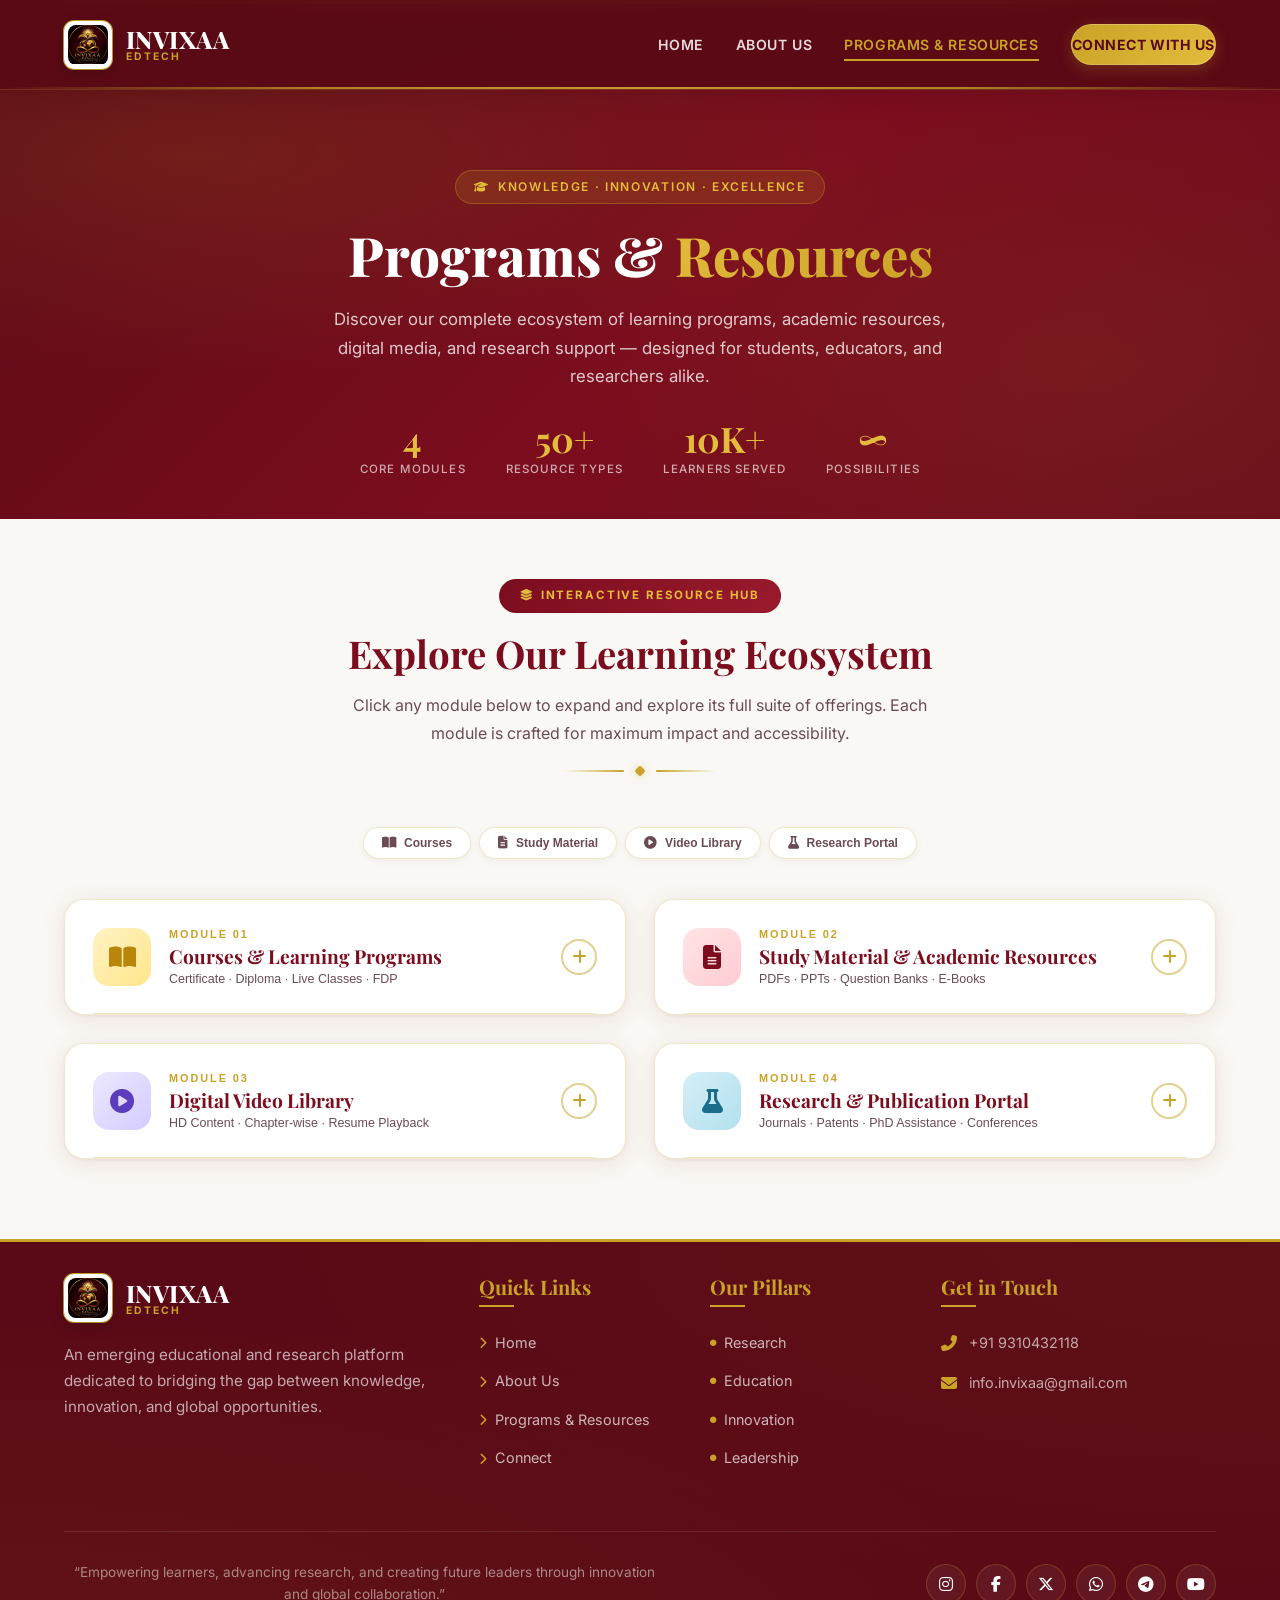
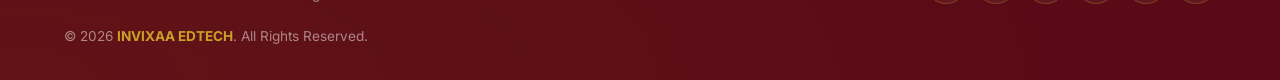
<file: programs-resources.html>
<!DOCTYPE html>
<html lang="en">
<head>
  <meta charset="UTF-8" />
  <meta name="viewport" content="width=device-width, initial-scale=1.0" />
  <title>Programs & Resources | INVIXAA EDTECH</title>
  <meta name="description" content="Explore INVIXAA EDTECH's complete suite of programs and resources — Courses, Study Material, Video Library, and Research Portal — all in one place." />
  <meta name="keywords" content="INVIXAA EDTECH, online courses, study material, video library, research portal, FDP, UGC NET, PhD guidance" />
  <meta property="og:title" content="Programs & Resources | INVIXAA EDTECH" />
  <meta property="og:description" content="Explore INVIXAA EDTECH's complete suite of programs, courses, study material, video library, and research portal." />
  <meta property="og:type" content="website" />
  <link rel="preconnect" href="https://fonts.googleapis.com" />
  <link rel="preconnect" href="https://fonts.gstatic.com" crossorigin />
  <link href="https://fonts.googleapis.com/css2?family=Playfair+Display:wght@400;600;700;800&family=Inter:wght@300;400;500;600;700&display=swap" rel="stylesheet" />
  <link rel="stylesheet" href="https://cdnjs.cloudflare.com/ajax/libs/font-awesome/6.5.0/css/all.min.css" crossorigin="anonymous" />
  <link rel="stylesheet" href="style.css" />

  <style>
    /* ============================================
       DESIGN SYSTEM — INVIXAA EDTECH
       Gold · Maroon · White
    ============================================ */
    :root {
      --gold-primary:   #C9A227;
      --gold-light:     #E4BC3C;
      --gold-pale:      #F5E9C0;
      --gold-muted:     #A07D18;
      --maroon-primary: #7B0D1E;
      --maroon-deep:    #5A0A16;
      --maroon-mid:     #9B1A2E;
      --maroon-light:   #C24B5A;
      --white:          #FFFFFF;
      --off-white:      #FAF8F4;
      --cream:          #F5F0E8;
      --text-dark:      #1C0A0E;
      --text-body:      #3D2229;
      --text-muted:     #6B4C54;
      --border-subtle:  rgba(201,162,39,0.25);
      --border-mid:     rgba(201,162,39,0.5);
      --shadow-card:    0 4px 24px rgba(123,13,30,0.10), 0 1px 4px rgba(0,0,0,0.06);
      --shadow-hover:   0 12px 48px rgba(123,13,30,0.18), 0 4px 16px rgba(201,162,39,0.15);
      --shadow-glow:    0 0 32px rgba(201,162,39,0.20);
      --radius-card:    20px;
      --radius-inner:   12px;
      --radius-pill:    999px;
      --transition-smooth: 0.4s cubic-bezier(0.4, 0, 0.2, 1);
      --transition-spring: 0.5s cubic-bezier(0.34, 1.56, 0.64, 1);
    }

    *, *::before, *::after { box-sizing: border-box; margin: 0; padding: 0; }

    html {
      scroll-behavior: smooth;
      -webkit-font-smoothing: antialiased;
      -moz-osx-font-smoothing: grayscale;
    }

    body {
      font-family: 'Inter', system-ui, sans-serif;
      background: var(--off-white);
      color: var(--text-body);
      min-height: 100vh;
      overflow-x: hidden;
    }

    /* ============================================
       HEADER / HERO
    ============================================ */
    .programs-hero {
      background: linear-gradient(135deg, var(--maroon-deep) 0%, var(--maroon-primary) 55%, #6B0E1C 100%);
      position: relative;
      overflow: hidden;
      padding: 130px 0 0;
    }

    .programs-hero::before {
      content: '';
      position: absolute;
      inset: 0;
      background:
        radial-gradient(ellipse 80% 60% at 15% 30%, rgba(201,162,39,0.12) 0%, transparent 70%),
        radial-gradient(ellipse 60% 80% at 85% 70%, rgba(201,162,39,0.08) 0%, transparent 70%);
      pointer-events: none;
    }

    /* Decorative line pattern */
    .programs-hero::after {
      content: '';
      position: absolute;
      top: 0; left: 0; right: 0;
      height: 4px;
      background: linear-gradient(90deg, transparent, var(--gold-primary), var(--gold-light), var(--gold-primary), transparent);
    }

    .header-inner {
      max-width: 1200px;
      margin: 0 auto;
      padding: 28px 24px 40px;
      position: relative;
      z-index: 1;
    }

    .hero-content { text-align: center; }

    .section-eyebrow {
      display: inline-flex;
      align-items: center;
      gap: 8px;
      background: rgba(201,162,39,0.15);
      border: 1px solid rgba(201,162,39,0.35);
      border-radius: var(--radius-pill);
      padding: 6px 18px;
      font-size: 0.75rem;
      font-weight: 600;
      color: var(--gold-light);
      letter-spacing: 0.14em;
      text-transform: uppercase;
      margin-bottom: 20px;
    }

    .section-eyebrow i { font-size: 0.7rem; }

    .hero-title {
      font-family: 'Playfair Display', serif;
      font-size: clamp(2rem, 5vw, 3.4rem);
      font-weight: 800;
      color: var(--white);
      line-height: 1.15;
      margin-bottom: 18px;
    }

    .hero-title span {
      background: linear-gradient(135deg, var(--gold-light), var(--gold-primary));
      -webkit-background-clip: text;
      -webkit-text-fill-color: transparent;
      background-clip: text;
    }

    .hero-subtitle {
      font-size: clamp(0.9rem, 1.8vw, 1.05rem);
      color: rgba(255,255,255,0.78);
      max-width: 620px;
      margin: 0 auto 32px;
      line-height: 1.7;
    }

    .hero-stats {
      display: flex;
      justify-content: center;
      gap: 40px;
      flex-wrap: wrap;
    }

    .stat-item {
      text-align: center;
    }

    .stat-num {
      font-family: 'Playfair Display', serif;
      font-size: clamp(1.6rem, 3vw, 2.2rem);
      font-weight: 700;
      color: var(--gold-light);
      line-height: 1;
      display: block;
    }

    .stat-label {
      font-size: 0.72rem;
      color: rgba(255,255,255,0.65);
      letter-spacing: 0.1em;
      text-transform: uppercase;
      font-weight: 500;
      margin-top: 4px;
      display: block;
    }

    /* ============================================
       MAIN LAYOUT
    ============================================ */
    .main-content {
      max-width: 1200px;
      margin: 0 auto;
      padding: 60px 24px 80px;
    }

    /* ============================================
       SECTION INTRO
    ============================================ */
    .section-intro {
      text-align: center;
      margin-bottom: 52px;
    }

    .section-intro-badge {
      display: inline-flex;
      align-items: center;
      gap: 6px;
      background: linear-gradient(135deg, var(--maroon-primary), var(--maroon-mid));
      color: var(--gold-light);
      border-radius: var(--radius-pill);
      padding: 6px 20px;
      font-size: 0.72rem;
      font-weight: 700;
      letter-spacing: 0.16em;
      text-transform: uppercase;
      margin-bottom: 16px;
    }

    .section-main-title {
      font-family: 'Playfair Display', serif;
      font-size: clamp(1.6rem, 3.5vw, 2.4rem);
      font-weight: 700;
      color: var(--maroon-primary);
      margin-bottom: 14px;
    }

    .section-main-desc {
      font-size: 1rem;
      color: var(--text-muted);
      max-width: 580px;
      margin: 0 auto;
      line-height: 1.75;
    }

    /* Gold ornament line */
    .ornament-line {
      display: flex;
      align-items: center;
      justify-content: center;
      gap: 12px;
      margin: 20px 0 0;
    }

    .ornament-line::before,
    .ornament-line::after {
      content: '';
      width: 60px;
      height: 2px;
      background: linear-gradient(90deg, transparent, var(--gold-primary));
      border-radius: 2px;
    }

    .ornament-line::after {
      background: linear-gradient(90deg, var(--gold-primary), transparent);
    }

    .ornament-diamond {
      width: 8px;
      height: 8px;
      background: var(--gold-primary);
      transform: rotate(45deg);
      border-radius: 2px;
    }

    /* ============================================
       MODULE CARDS GRID
    ============================================ */
    .modules-grid {
      display: grid;
      grid-template-columns: repeat(auto-fit, minmax(min(100%, 540px), 1fr));
      gap: 28px;
    }

    /* ============================================
       INDIVIDUAL MODULE CARD
    ============================================ */
    .module-card {
      background: var(--white);
      border-radius: var(--radius-card);
      border: 1px solid var(--border-subtle);
      box-shadow: var(--shadow-card);
      overflow: hidden;
      transition: box-shadow var(--transition-smooth), border-color var(--transition-smooth), transform var(--transition-smooth);
      will-change: transform;
    }

    .module-card:hover {
      box-shadow: var(--shadow-hover);
      border-color: var(--border-mid);
      transform: translateY(-2px);
    }

    .module-card.is-open {
      border-color: var(--gold-primary);
      box-shadow: var(--shadow-hover), var(--shadow-glow);
    }

    /* Card Header (trigger) */
    .module-trigger {
      display: flex;
      align-items: center;
      gap: 18px;
      padding: 28px 28px;
      cursor: pointer;
      user-select: none;
      background: none;
      border: none;
      width: 100%;
      text-align: left;
      position: relative;
      transition: background var(--transition-smooth);
      -webkit-tap-highlight-color: transparent;
    }

    .module-card.is-open .module-trigger {
      background: linear-gradient(135deg, var(--maroon-primary) 0%, var(--maroon-mid) 100%);
    }

    /* Icon wrapper */
    .module-icon-wrap {
      width: 58px;
      height: 58px;
      border-radius: 16px;
      display: flex;
      align-items: center;
      justify-content: center;
      font-size: 1.5rem;
      flex-shrink: 0;
      transition: all var(--transition-spring);
      position: relative;
      overflow: hidden;
    }

    .module-icon-wrap::before {
      content: '';
      position: absolute;
      inset: 0;
      opacity: 0;
      transition: opacity var(--transition-smooth);
      border-radius: inherit;
    }

    .mod-courses .module-icon-wrap {
      background: linear-gradient(135deg, #FFF3C4, #FFE58A);
      color: #B8860B;
    }
    .mod-courses .module-icon-wrap::before { background: linear-gradient(135deg, var(--gold-primary), var(--gold-light)); }
    .mod-study .module-icon-wrap {
      background: linear-gradient(135deg, #FFE4E6, #FFCCD2);
      color: var(--maroon-primary);
    }
    .mod-study .module-icon-wrap::before { background: linear-gradient(135deg, var(--maroon-primary), var(--maroon-mid)); }
    .mod-video .module-icon-wrap {
      background: linear-gradient(135deg, #EDE9FF, #D4CBFF);
      color: #5B3DBD;
    }
    .mod-video .module-icon-wrap::before { background: linear-gradient(135deg, #5B3DBD, #7C5DD8); }
    .mod-research .module-icon-wrap {
      background: linear-gradient(135deg, #D4EFF7, #B3E0EF);
      color: #1A6E8C;
    }
    .mod-research .module-icon-wrap::before { background: linear-gradient(135deg, #1A6E8C, #2491B5); }

    .module-card.is-open .module-icon-wrap {
      transform: scale(1.08);
      box-shadow: 0 8px 24px rgba(0,0,0,0.2);
    }

    .module-card.is-open .module-icon-wrap::before { opacity: 1; }
    .module-card.is-open .module-icon-wrap i { color: var(--white) !important; position: relative; z-index: 1; }

    /* Trigger text */
    .module-trigger-text { flex: 1; min-width: 0; }

    .module-number {
      font-size: 0.68rem;
      font-weight: 700;
      letter-spacing: 0.18em;
      text-transform: uppercase;
      color: var(--gold-primary);
      margin-bottom: 4px;
      transition: color var(--transition-smooth);
    }

    .module-card.is-open .module-number { color: rgba(255,255,255,0.7); }

    .module-heading {
      font-family: 'Playfair Display', serif;
      font-size: clamp(1rem, 2.5vw, 1.2rem);
      font-weight: 700;
      color: var(--maroon-primary);
      line-height: 1.3;
      transition: color var(--transition-smooth);
    }

    .module-card.is-open .module-heading { color: var(--white); }

    .module-tagline {
      font-size: 0.78rem;
      color: var(--text-muted);
      margin-top: 3px;
      transition: color var(--transition-smooth);
      white-space: nowrap;
      overflow: hidden;
      text-overflow: ellipsis;
    }

    .module-card.is-open .module-tagline { color: rgba(255,255,255,0.65); }

    /* Plus/Minus toggle */
    .module-toggle-icon {
      width: 36px;
      height: 36px;
      border-radius: 50%;
      border: 2px solid var(--border-mid);
      display: flex;
      align-items: center;
      justify-content: center;
      font-size: 1rem;
      color: var(--gold-primary);
      flex-shrink: 0;
      transition: all var(--transition-spring);
      background: transparent;
    }

    .module-card.is-open .module-toggle-icon {
      background: rgba(255,255,255,0.2);
      border-color: rgba(255,255,255,0.5);
      color: var(--white);
      transform: rotate(45deg);
    }

    /* Separator line on the trigger */
    .module-trigger-separator {
      position: absolute;
      bottom: 0; left: 28px; right: 28px;
      height: 1px;
      background: var(--border-subtle);
      transition: opacity var(--transition-smooth);
    }

    .module-card.is-open .module-trigger-separator { opacity: 0; }

    /* ============================================
       EXPANDABLE PANEL
       Uses interpolate-size for smooth height
    ============================================ */
    .module-body {
      interpolate-size: allow-keywords;
      block-size: 0;
      overflow: hidden;
      transition:
        block-size var(--transition-smooth),
        opacity 0.35s ease;
      opacity: 0;
    }

    .module-card.is-open .module-body {
      block-size: auto;
      opacity: 1;
    }

    /* Fallback for browsers without interpolate-size */
    @supports not (interpolate-size: allow-keywords) {
      .module-body {
        display: grid;
        grid-template-rows: 0fr;
        transition: grid-template-rows var(--transition-smooth), opacity 0.35s ease;
        block-size: unset;
        overflow: hidden;
      }
      .module-body-inner-wrap {
        overflow: hidden;
        min-height: 0;
      }
      .module-card.is-open .module-body {
        grid-template-rows: 1fr;
        opacity: 1;
        block-size: unset;
      }
    }

    /* Reduced motion */
    @media (prefers-reduced-motion: reduce) {
      .module-body,
      .module-card,
      .module-icon-wrap,
      .module-toggle-icon,
      .tag-chip,
      .feature-item {
        transition: none !important;
      }
    }

    /* ============================================
       PANEL INNER CONTENT
    ============================================ */
    .module-body-inner {
      padding: 28px;
    }

    /* Description block */
    .module-desc-block {
      background: linear-gradient(135deg, var(--cream), rgba(201,162,39,0.06));
      border: 1px solid var(--border-subtle);
      border-left: 4px solid var(--gold-primary);
      border-radius: var(--radius-inner);
      padding: 14px 18px;
      margin-bottom: 24px;
    }

    .module-desc-block p {
      font-size: 0.88rem;
      color: var(--text-body);
      line-height: 1.7;
      font-style: italic;
    }

    /* Sub-section labels */
    .content-section-label {
      display: flex;
      align-items: center;
      gap: 10px;
      font-size: 0.72rem;
      font-weight: 700;
      letter-spacing: 0.14em;
      text-transform: uppercase;
      color: var(--maroon-primary);
      margin-bottom: 14px;
      margin-top: 22px;
    }

    .content-section-label:first-of-type { margin-top: 0; }

    .content-section-label::after {
      content: '';
      flex: 1;
      height: 1px;
      background: linear-gradient(90deg, var(--border-mid), transparent);
      border-radius: 1px;
    }

    /* Tag chips — items list */
    .tags-grid {
      display: flex;
      flex-wrap: wrap;
      gap: 9px;
      margin-bottom: 8px;
    }

    .tag-chip {
      display: inline-flex;
      align-items: center;
      gap: 7px;
      padding: 7px 14px;
      border-radius: var(--radius-pill);
      font-size: 0.78rem;
      font-weight: 500;
      cursor: default;
      transition: all 0.22s ease;
      border: 1px solid transparent;
    }

    .tag-chip i { font-size: 0.72rem; }

    .tag-chip.variant-gold {
      background: var(--gold-pale);
      color: var(--gold-muted);
      border-color: rgba(201,162,39,0.3);
    }
    .tag-chip.variant-gold:hover {
      background: var(--gold-primary);
      color: var(--white);
      border-color: var(--gold-primary);
      transform: translateY(-1px);
    }

    .tag-chip.variant-maroon {
      background: rgba(123,13,30,0.07);
      color: var(--maroon-primary);
      border-color: rgba(123,13,30,0.15);
    }
    .tag-chip.variant-maroon:hover {
      background: var(--maroon-primary);
      color: var(--white);
      border-color: var(--maroon-primary);
      transform: translateY(-1px);
    }

    .tag-chip.variant-purple {
      background: rgba(91,61,189,0.08);
      color: #5B3DBD;
      border-color: rgba(91,61,189,0.2);
    }
    .tag-chip.variant-purple:hover {
      background: #5B3DBD;
      color: var(--white);
      border-color: #5B3DBD;
      transform: translateY(-1px);
    }

    .tag-chip.variant-teal {
      background: rgba(26,110,140,0.08);
      color: #1A6E8C;
      border-color: rgba(26,110,140,0.2);
    }
    .tag-chip.variant-teal:hover {
      background: #1A6E8C;
      color: var(--white);
      border-color: #1A6E8C;
      transform: translateY(-1px);
    }

    /* Feature list with icon dots */
    .feature-list {
      display: grid;
      grid-template-columns: repeat(auto-fill, minmax(180px, 1fr));
      gap: 10px;
      margin-bottom: 8px;
    }

    .feature-item {
      display: flex;
      align-items: center;
      gap: 10px;
      padding: 10px 14px;
      background: var(--off-white);
      border-radius: var(--radius-inner);
      border: 1px solid var(--border-subtle);
      font-size: 0.8rem;
      font-weight: 500;
      color: var(--text-body);
      transition: all 0.22s ease;
    }

    .feature-item:hover {
      background: var(--cream);
      border-color: var(--gold-primary);
      color: var(--maroon-primary);
      transform: translateX(3px);
    }

    .feature-item i {
      font-size: 0.85rem;
      color: var(--gold-primary);
      flex-shrink: 0;
    }

    /* Filter row */
    .filter-row {
      display: flex;
      align-items: center;
      flex-wrap: wrap;
      gap: 10px;
      padding: 16px 18px;
      background: var(--cream);
      border-radius: var(--radius-inner);
      border: 1px solid var(--border-subtle);
      margin-bottom: 8px;
    }

    .filter-label {
      font-size: 0.72rem;
      font-weight: 700;
      color: var(--maroon-primary);
      letter-spacing: 0.1em;
      text-transform: uppercase;
      flex-shrink: 0;
    }

    .filter-sep { width: 1px; height: 20px; background: var(--border-mid); flex-shrink: 0; }

    .filter-btn {
      padding: 5px 14px;
      border-radius: var(--radius-pill);
      border: 1px solid var(--border-mid);
      background: var(--white);
      color: var(--text-body);
      font-size: 0.75rem;
      font-weight: 500;
      cursor: pointer;
      transition: all 0.2s ease;
      font-family: inherit;
    }

    .filter-btn:hover, .filter-btn.active {
      background: var(--gold-primary);
      border-color: var(--gold-primary);
      color: var(--white);
    }

    /* Search bar */
    .module-search {
      position: relative;
      margin-bottom: 24px;
    }

    .module-search input {
      width: 100%;
      padding: 12px 44px 12px 44px;
      border: 1px solid var(--border-mid);
      border-radius: var(--radius-inner);
      background: var(--white);
      font-size: 0.88rem;
      font-family: inherit;
      color: var(--text-body);
      outline: none;
      transition: border-color 0.2s, box-shadow 0.2s;
    }

    .module-search input:focus {
      border-color: var(--gold-primary);
      box-shadow: 0 0 0 3px rgba(201,162,39,0.12);
    }

    .module-search input::placeholder { color: var(--text-muted); }

    .search-icon-left {
      position: absolute;
      left: 14px;
      top: 50%;
      transform: translateY(-50%);
      color: var(--gold-primary);
      font-size: 0.9rem;
    }

    .search-icon-right {
      position: absolute;
      right: 14px;
      top: 50%;
      transform: translateY(-50%);
      background: var(--maroon-primary);
      color: var(--white);
      border: none;
      border-radius: 8px;
      width: 28px;
      height: 28px;
      display: flex;
      align-items: center;
      justify-content: center;
      cursor: pointer;
      font-size: 0.72rem;
      transition: background 0.2s;
    }

    .search-icon-right:hover { background: var(--maroon-mid); }

    /* Note block */
    .note-block {
      display: flex;
      gap: 12px;
      padding: 14px 16px;
      background: rgba(91,61,189,0.06);
      border: 1px solid rgba(91,61,189,0.18);
      border-radius: var(--radius-inner);
      margin-top: 20px;
    }

    .note-block i { color: #5B3DBD; font-size: 1rem; flex-shrink: 0; margin-top: 2px; }

    .note-block p { font-size: 0.8rem; color: #3D2E6B; line-height: 1.6; }

    /* Category pills for video module */
    .category-grid {
      display: grid;
      grid-template-columns: repeat(auto-fill, minmax(200px, 1fr));
      gap: 10px;
    }

    .category-item {
      display: flex;
      align-items: center;
      gap: 10px;
      padding: 12px 14px;
      background: linear-gradient(135deg, var(--white), var(--off-white));
      border: 1px solid var(--border-subtle);
      border-radius: var(--radius-inner);
      font-size: 0.8rem;
      font-weight: 500;
      color: var(--text-body);
      cursor: pointer;
      transition: all 0.22s ease;
    }

    .category-item:hover {
      border-color: var(--gold-primary);
      background: linear-gradient(135deg, var(--gold-pale), rgba(201,162,39,0.08));
      color: var(--maroon-primary);
      transform: translateY(-2px);
      box-shadow: 0 4px 16px rgba(201,162,39,0.15);
    }

    .cat-dot {
      width: 8px;
      height: 8px;
      border-radius: 50%;
      flex-shrink: 0;
    }

    /* CTA button inside cards */
    .module-cta-row {
      display: flex;
      gap: 12px;
      flex-wrap: wrap;
      margin-top: 20px;
      padding-top: 20px;
      border-top: 1px solid var(--border-subtle);
    }

    .btn-primary {
      display: inline-flex;
      align-items: center;
      gap: 8px;
      padding: 11px 24px;
      background: linear-gradient(135deg, var(--maroon-primary), var(--maroon-mid));
      color: var(--white);
      border: none;
      border-radius: var(--radius-pill);
      font-size: 0.82rem;
      font-weight: 600;
      cursor: pointer;
      font-family: inherit;
      transition: all 0.25s ease;
      letter-spacing: 0.02em;
      text-decoration: none;
    }

    .btn-primary:hover {
      background: linear-gradient(135deg, var(--maroon-deep), var(--maroon-primary));
      transform: translateY(-1px);
      box-shadow: 0 6px 20px rgba(123,13,30,0.3);
    }

    .btn-secondary {
      display: inline-flex;
      align-items: center;
      gap: 8px;
      padding: 10px 22px;
      background: transparent;
      color: var(--gold-muted);
      border: 1.5px solid var(--gold-primary);
      border-radius: var(--radius-pill);
      font-size: 0.82rem;
      font-weight: 600;
      cursor: pointer;
      font-family: inherit;
      transition: all 0.25s ease;
      text-decoration: none;
    }

    .btn-secondary:hover {
      background: var(--gold-primary);
      color: var(--white);
      transform: translateY(-1px);
      box-shadow: 0 6px 20px rgba(201,162,39,0.3);
    }

    /* ============================================
       FLOATING PROGRESS INDICATOR
    ============================================ */
    .modules-progress-row {
      display: flex;
      justify-content: center;
      gap: 8px;
      margin-bottom: 40px;
      flex-wrap: wrap;
    }

    .prog-pill {
      display: inline-flex;
      align-items: center;
      gap: 8px;
      padding: 8px 18px;
      border-radius: var(--radius-pill);
      background: var(--white);
      border: 1px solid var(--border-subtle);
      font-size: 0.75rem;
      font-weight: 600;
      color: var(--text-muted);
      cursor: pointer;
      transition: all 0.22s ease;
      box-shadow: 0 2px 8px rgba(0,0,0,0.05);
    }

    .prog-pill i { font-size: 0.8rem; }

    .prog-pill.active, .prog-pill:hover {
      background: linear-gradient(135deg, var(--maroon-primary), var(--maroon-mid));
      color: var(--white);
      border-color: var(--maroon-primary);
      box-shadow: 0 4px 16px rgba(123,13,30,0.25);
      transform: translateY(-1px);
    }

    /* ============================================
       FOOTER
    ============================================ */
    .site-footer {
      background: var(--maroon-deep);
      color: rgba(255,255,255,0.65);
      text-align: center;
      padding: 32px 24px;
      font-size: 0.82rem;
    }

    .site-footer strong { color: var(--gold-primary); }

    /* ============================================
       RESPONSIVE
    ============================================ */
    @media (max-width: 768px) {
      .header-inner { padding: 20px 18px 32px; }
      .brand-row { margin-bottom: 24px; }
      .hero-stats { gap: 24px; }
      .main-content { padding: 40px 16px 60px; }
      .modules-grid { grid-template-columns: 1fr; gap: 18px; }
      .module-trigger { padding: 20px 18px; }
      .module-body-inner { padding: 20px 18px; }
      .feature-list { grid-template-columns: 1fr 1fr; }
      .category-grid { grid-template-columns: 1fr; }
      .module-cta-row { flex-direction: column; }
      .btn-primary, .btn-secondary { justify-content: center; width: 100%; }
      .hero-stats { gap: 20px; }
      .filter-row { gap: 8px; }
    }

    @media (max-width: 480px) {
      .feature-list { grid-template-columns: 1fr; }
      .tags-grid { gap: 7px; }
      .modules-progress-row { gap: 6px; }
      .prog-pill { font-size: 0.68rem; padding: 6px 12px; }
    }

    /* ============================================
       SCROLL-REVEAL ENTRY ANIMATION
    ============================================ */
    .module-card {
      opacity: 0;
      transform: translateY(24px);
      animation: cardReveal 0.6s cubic-bezier(0.22, 1, 0.36, 1) forwards;
    }

    .module-card:nth-child(1) { animation-delay: 0.05s; }
    .module-card:nth-child(2) { animation-delay: 0.15s; }
    .module-card:nth-child(3) { animation-delay: 0.25s; }
    .module-card:nth-child(4) { animation-delay: 0.35s; }

    @keyframes cardReveal {
      to { opacity: 1; transform: translateY(0); }
    }

    @media (prefers-reduced-motion: reduce) {
      .module-card {
        animation: none;
        opacity: 1;
        transform: none;
      }
    }

    /* Shimmer accent on open card header */
    .module-card.is-open .module-trigger::after {
      content: '';
      position: absolute;
      top: 0; left: -100%;
      width: 60%;
      height: 100%;
      background: linear-gradient(90deg, transparent, rgba(255,255,255,0.07), transparent);
      animation: shimmerSlide 2s ease-in-out infinite;
      pointer-events: none;
    }

    @keyframes shimmerSlide {
      0%   { left: -100%; }
      50%  { left: 100%; }
      100% { left: 100%; }
    }
  </style>
</head>

<body>

  <!-- ==========================================================================
     STICKY GLASS NAVIGATION HEADER
     ========================================================================== -->
  <header class="site-header" role="banner" id="mainHeader">
    <div class="navbar">
      <a href="index.html" class="brand-link">
        <div class="logo-wrap">
          <img src="invixaa_logo.jpg" alt="INVIXAA Logo" onerror="this.style.display='none';this.parentElement.innerHTML='<span style=\'font-family:Playfair Display,serif;font-weight:800;color:#7B0D1E;font-size:1rem;\'>IX</span>'" />
        </div>
        <div class="brand-text">
          <span class="brand-title">INVIXAA</span>
          <span class="brand-subtitle">EDTECH</span>
        </div>
      </a>

      <!-- Desktop Nav Menu -->
      <nav aria-label="Main Navigation">
        <ul class="nav-menu" id="navMenu">
          <li class="nav-item"><a href="index.html">Home</a></li>
          <li class="nav-item"><a href="about.html">About Us</a></li>
          <li class="nav-item active"><a href="programs-resources.html">Programs &amp; Resources</a></li>
          <li class="nav-item"><a href="index.html#contact" class="nav-cta">Connect With Us</a></li>
        </ul>
      </nav>

      <!-- Hamburger Menu Trigger (Mobile) -->
      <button class="nav-toggle" id="navToggle" aria-label="Toggle navigation menu" aria-expanded="false" aria-controls="navMenu">
        <span></span>
        <span></span>
        <span></span>
      </button>
    </div>
  </header>

  <!-- ==========================================================================
     PROGRAMS HERO SECTION
     ========================================================================== -->
  <section class="programs-hero">
    <div class="container" style="padding: 0;">
      <div class="header-inner" style="padding-top: 40px;">

        <div class="hero-content">
          <div class="section-eyebrow">
            <i class="fas fa-graduation-cap"></i>
            Knowledge · Innovation · Excellence
          </div>
          <h1 class="hero-title">
            Programs &amp; <span>Resources</span>
          </h1>
          <p class="hero-subtitle" style="margin-bottom: 30px;">
            Discover our complete ecosystem of learning programs, academic resources, digital media, and research support — designed for students, educators, and researchers alike.
          </p>
          <div class="hero-stats" role="list">
            <div class="stat-item" role="listitem">
              <span class="stat-num">4</span>
              <span class="stat-label">Core Modules</span>
            </div>
            <div class="stat-item" role="listitem">
              <span class="stat-num">50+</span>
              <span class="stat-label">Resource Types</span>
            </div>
            <div class="stat-item" role="listitem">
              <span class="stat-num">10K+</span>
              <span class="stat-label">Learners Served</span>
            </div>
            <div class="stat-item" role="listitem">
              <span class="stat-num">∞</span>
              <span class="stat-label">Possibilities</span>
            </div>
          </div>
        </div>

      </div>
    </div>
  </section>

  <!-- ==============================
       MAIN CONTENT
  ============================== -->
  <main class="main-content" id="main">

    <!-- Section Intro -->
    <div class="section-intro">
      <div class="section-intro-badge">
        <i class="fas fa-layer-group"></i>
        Interactive Resource Hub
      </div>
      <h2 class="section-main-title">Explore Our Learning Ecosystem</h2>
      <p class="section-main-desc">
        Click any module below to expand and explore its full suite of offerings. Each module is crafted for maximum impact and accessibility.
      </p>
      <div class="ornament-line" aria-hidden="true">
        <div class="ornament-diamond"></div>
      </div>
    </div>

    <!-- Quick Nav Pills -->
    <nav class="modules-progress-row" aria-label="Quick navigation to modules">
      <button class="prog-pill" onclick="scrollToCard('mod-courses')" id="pill-courses">
        <i class="fas fa-book-open"></i> Courses
      </button>
      <button class="prog-pill" onclick="scrollToCard('mod-study')" id="pill-study">
        <i class="fas fa-file-alt"></i> Study Material
      </button>
      <button class="prog-pill" onclick="scrollToCard('mod-video')" id="pill-video">
        <i class="fas fa-play-circle"></i> Video Library
      </button>
      <button class="prog-pill" onclick="scrollToCard('mod-research')" id="pill-research">
        <i class="fas fa-flask"></i> Research Portal
      </button>
    </nav>

    <!-- ==============================
         MODULE CARDS GRID
    ============================== -->
    <div class="modules-grid" role="list">

      <!-- ===== MODULE 1: COURSES ===== -->
      <article class="module-card mod-courses" id="mod-courses" role="listitem">
        <button
          class="module-trigger"
          id="trigger-courses"
          aria-expanded="false"
          aria-controls="body-courses"
          onclick="toggleModule('courses')"
        >
          <div class="module-icon-wrap" aria-hidden="true">
            <i class="fas fa-book-open"></i>
          </div>
          <div class="module-trigger-text">
            <div class="module-number">Module 01</div>
            <div class="module-heading">Courses &amp; Learning Programs</div>
            <div class="module-tagline">Certificate · Diploma · Live Classes · FDP</div>
          </div>
          <div class="module-toggle-icon" aria-hidden="true">
            <i class="fas fa-plus"></i>
          </div>
          <div class="module-trigger-separator" aria-hidden="true"></div>
        </button>

        <div class="module-body" id="body-courses" role="region" aria-labelledby="trigger-courses">
          <div class="module-body-inner-wrap">
            <div class="module-body-inner">

              <!-- Search -->
              <div class="module-search">
                <i class="fas fa-search search-icon-left" aria-hidden="true"></i>
                <input type="search" id="search-courses" placeholder="Search courses, programs, topics…" aria-label="Search courses" />
                <button class="search-icon-right" aria-label="Submit search"><i class="fas fa-arrow-right"></i></button>
              </div>

              <!-- Description -->
              <div class="module-desc-block">
                <p>Industry-relevant learning programs designed to enhance skills, knowledge, and career opportunities.</p>
              </div>

              <!-- Course Types -->
              <div class="content-section-label">
                <i class="fas fa-list-ul"></i> Course Types
              </div>
              <div class="tags-grid">
                <span class="tag-chip variant-gold"><i class="fas fa-certificate"></i> Certificate Courses</span>
                <span class="tag-chip variant-gold"><i class="fas fa-scroll"></i> Diploma Courses</span>
                <span class="tag-chip variant-maroon"><i class="fas fa-chalkboard-teacher"></i> Faculty Development (FDP)</span>
                <span class="tag-chip variant-maroon"><i class="fas fa-tools"></i> Skill Development Courses</span>
                <span class="tag-chip variant-gold"><i class="fas fa-video"></i> Recorded Courses</span>
                <span class="tag-chip variant-maroon"><i class="fas fa-broadcast-tower"></i> Live Classes</span>
              </div>

              <!-- Filters -->
              <div class="content-section-label">
                <i class="fas fa-filter"></i> Filters &amp; Options
              </div>
              <div class="filter-row">
                <span class="filter-label">Access:</span>
                <div class="filter-sep"></div>
                <button class="filter-btn active" onclick="setFilter(this)">All</button>
                <button class="filter-btn" onclick="setFilter(this)"><i class="fas fa-lock-open"></i> Free</button>
                <button class="filter-btn" onclick="setFilter(this)"><i class="fas fa-star"></i> Paid</button>
              </div>
              <div class="filter-row">
                <span class="filter-label">Category:</span>
                <div class="filter-sep"></div>
                <button class="filter-btn active" onclick="setFilter(this)">All</button>
                <button class="filter-btn" onclick="setFilter(this)">Technology</button>
                <button class="filter-btn" onclick="setFilter(this)">Management</button>
                <button class="filter-btn" onclick="setFilter(this)">Law &amp; IPR</button>
                <button class="filter-btn" onclick="setFilter(this)">Research</button>
              </div>
              <div class="filter-row">
                <span class="filter-label">Duration:</span>
                <div class="filter-sep"></div>
                <button class="filter-btn active" onclick="setFilter(this)">All</button>
                <button class="filter-btn" onclick="setFilter(this)">&lt; 1 Week</button>
                <button class="filter-btn" onclick="setFilter(this)">1–4 Weeks</button>
                <button class="filter-btn" onclick="setFilter(this)">1–3 Months</button>
                <button class="filter-btn" onclick="setFilter(this)">3+ Months</button>
              </div>

              <div class="module-cta-row">
                <button class="btn-primary"><i class="fas fa-th-large"></i> Browse All Courses</button>
                <button class="btn-secondary"><i class="fas fa-calendar-alt"></i> View Schedule</button>
              </div>

            </div>
          </div>
        </div>
      </article>

      <!-- ===== MODULE 2: STUDY MATERIAL ===== -->
      <article class="module-card mod-study" id="mod-study" role="listitem">
        <button
          class="module-trigger"
          id="trigger-study"
          aria-expanded="false"
          aria-controls="body-study"
          onclick="toggleModule('study')"
        >
          <div class="module-icon-wrap" aria-hidden="true">
            <i class="fas fa-file-alt"></i>
          </div>
          <div class="module-trigger-text">
            <div class="module-number">Module 02</div>
            <div class="module-heading">Study Material &amp; Academic Resources</div>
            <div class="module-tagline">PDFs · PPTs · Question Banks · E-Books</div>
          </div>
          <div class="module-toggle-icon" aria-hidden="true">
            <i class="fas fa-plus"></i>
          </div>
          <div class="module-trigger-separator" aria-hidden="true"></div>
        </button>

        <div class="module-body" id="body-study" role="region" aria-labelledby="trigger-study">
          <div class="module-body-inner-wrap">
            <div class="module-body-inner">

              <!-- Search -->
              <div class="module-search">
                <i class="fas fa-search search-icon-left" aria-hidden="true"></i>
                <input type="search" id="search-study" placeholder="Search PDFs, notes, papers…" aria-label="Search study material" />
                <button class="search-icon-right" aria-label="Submit search"><i class="fas fa-arrow-right"></i></button>
              </div>

              <!-- Description -->
              <div class="module-desc-block">
                <p>Comprehensive academic resources for students, researchers, and educators.</p>
              </div>

              <!-- Resource Types -->
              <div class="content-section-label">
                <i class="fas fa-folder-open"></i> Resource Types
              </div>
              <div class="tags-grid">
                <span class="tag-chip variant-maroon"><i class="fas fa-file-pdf"></i> PDF Documents</span>
                <span class="tag-chip variant-maroon"><i class="fas fa-file-powerpoint"></i> PPT Presentations</span>
                <span class="tag-chip variant-gold"><i class="fas fa-sticky-note"></i> Lecture Notes</span>
                <span class="tag-chip variant-gold"><i class="fas fa-question-circle"></i> Question Banks</span>
                <span class="tag-chip variant-maroon"><i class="fas fa-history"></i> Previous Year Papers</span>
                <span class="tag-chip variant-gold"><i class="fas fa-book"></i> Books</span>
                <span class="tag-chip variant-maroon"><i class="fas fa-tablet-alt"></i> E-Books</span>
              </div>

              <!-- Features -->
              <div class="content-section-label">
                <i class="fas fa-star"></i> Platform Features
              </div>
              <div class="feature-list">
                <div class="feature-item"><i class="fas fa-eye"></i> Read Online</div>
                <div class="feature-item"><i class="fas fa-download"></i> Download Option</div>
                <div class="feature-item"><i class="fas fa-search"></i> Search Functionality</div>
                <div class="feature-item"><i class="fas fa-tags"></i> Resource Categories</div>
                <div class="feature-item"><i class="fas fa-bookmark"></i> Save to Library</div>
                <div class="feature-item"><i class="fas fa-share-alt"></i> Share Resources</div>
              </div>

              <div class="module-cta-row">
                <button class="btn-primary"><i class="fas fa-book-open"></i> Access Library</button>
                <button class="btn-secondary"><i class="fas fa-upload"></i> Contribute Material</button>
              </div>

            </div>
          </div>
        </div>
      </article>

      <!-- ===== MODULE 3: VIDEO LIBRARY ===== -->
      <article class="module-card mod-video" id="mod-video" role="listitem">
        <button
          class="module-trigger"
          id="trigger-video"
          aria-expanded="false"
          aria-controls="body-video"
          onclick="toggleModule('video')"
        >
          <div class="module-icon-wrap" aria-hidden="true">
            <i class="fas fa-play-circle"></i>
          </div>
          <div class="module-trigger-text">
            <div class="module-number">Module 03</div>
            <div class="module-heading">Digital Video Library</div>
            <div class="module-tagline">HD Content · Chapter-wise · Resume Playback</div>
          </div>
          <div class="module-toggle-icon" aria-hidden="true">
            <i class="fas fa-plus"></i>
          </div>
          <div class="module-trigger-separator" aria-hidden="true"></div>
        </button>

        <div class="module-body" id="body-video" role="region" aria-labelledby="trigger-video">
          <div class="module-body-inner-wrap">
            <div class="module-body-inner">

              <!-- Search -->
              <div class="module-search">
                <i class="fas fa-search search-icon-left" aria-hidden="true"></i>
                <input type="search" id="search-video" placeholder="Search videos, topics, chapters…" aria-label="Search video library" />
                <button class="search-icon-right" aria-label="Submit search"><i class="fas fa-arrow-right"></i></button>
              </div>

              <!-- Player Features -->
              <div class="content-section-label">
                <i class="fas fa-sliders-h"></i> Player Features
              </div>
              <div class="feature-list">
                <div class="feature-item"><i class="fas fa-hd-video fa-film"></i> HD Video Content</div>
                <div class="feature-item"><i class="fas fa-layer-group"></i> Chapter-wise Learning</div>
                <div class="feature-item"><i class="fas fa-sticky-note"></i> Notes Below Videos</div>
                <div class="feature-item"><i class="fas fa-tachometer-alt"></i> Playback Speed Control</div>
                <div class="feature-item"><i class="fas fa-history"></i> Resume Playback</div>
                <div class="feature-item"><i class="fas fa-expand-arrows-alt"></i> Full Screen Mode</div>
                <div class="feature-item"><i class="fas fa-download"></i> Optional Download</div>
                <div class="feature-item"><i class="fas fa-closed-captioning"></i> Subtitles / CC</div>
              </div>

              <!-- Categories -->
              <div class="content-section-label">
                <i class="fas fa-th"></i> Content Categories
              </div>
              <div class="category-grid">
                <div class="category-item"><div class="cat-dot" style="background:#C9A227;"></div>IPR &amp; Cyber Law</div>
                <div class="category-item"><div class="cat-dot" style="background:#7B0D1E;"></div>Technology, AI &amp; Research</div>
                <div class="category-item"><div class="cat-dot" style="background:#5B3DBD;"></div>UGC NET Preparation</div>
                <div class="category-item"><div class="cat-dot" style="background:#1A6E8C;"></div>Competitive Exam Guidance</div>
                <div class="category-item"><div class="cat-dot" style="background:#C9A227;"></div>PhD Guidance</div>
                <div class="category-item"><div class="cat-dot" style="background:#7B0D1E;"></div>Science Subjects</div>
                <div class="category-item"><div class="cat-dot" style="background:#5B3DBD;"></div>Humanities Subjects</div>
                <div class="category-item"><div class="cat-dot" style="background:#1A6E8C;"></div>Commerce &amp; Business Mgmt</div>
                <div class="category-item"><div class="cat-dot" style="background:#C9A227;"></div>Additional Academic Categories</div>
              </div>

              <div class="note-block">
                <i class="fas fa-info-circle"></i>
                <p>Initially integrated through YouTube embedding with future support for self-hosted video infrastructure for enhanced performance, privacy, and advanced analytics.</p>
              </div>

              <div class="module-cta-row">
                <button class="btn-primary"><i class="fab fa-youtube"></i> Browse Video Library</button>
                <button class="btn-secondary"><i class="fas fa-list"></i> View Playlists</button>
              </div>

            </div>
          </div>
        </div>
      </article>

      <!-- ===== MODULE 4: RESEARCH PORTAL ===== -->
      <article class="module-card mod-research" id="mod-research" role="listitem">
        <button
          class="module-trigger"
          id="trigger-research"
          aria-expanded="false"
          aria-controls="body-research"
          onclick="toggleModule('research')"
        >
          <div class="module-icon-wrap" aria-hidden="true">
            <i class="fas fa-flask"></i>
          </div>
          <div class="module-trigger-text">
            <div class="module-number">Module 04</div>
            <div class="module-heading">Research &amp; Publication Portal</div>
            <div class="module-tagline">Journals · Patents · PhD Assistance · Conferences</div>
          </div>
          <div class="module-toggle-icon" aria-hidden="true">
            <i class="fas fa-plus"></i>
          </div>
          <div class="module-trigger-separator" aria-hidden="true"></div>
        </button>

        <div class="module-body" id="body-research" role="region" aria-labelledby="trigger-research">
          <div class="module-body-inner-wrap">
            <div class="module-body-inner">

              <!-- Search -->
              <div class="module-search">
                <i class="fas fa-search search-icon-left" aria-hidden="true"></i>
                <input type="search" id="search-research" placeholder="Search journals, papers, conferences…" aria-label="Search research portal" />
                <button class="search-icon-right" aria-label="Submit search"><i class="fas fa-arrow-right"></i></button>
              </div>

              <!-- Description -->
              <div class="module-desc-block">
                <p>A complete ecosystem supporting research, publication, innovation, and academic excellence.</p>
              </div>

              <!-- Publications -->
              <div class="content-section-label">
                <i class="fas fa-newspaper"></i> Publications &amp; Content
              </div>
              <div class="tags-grid">
                <span class="tag-chip variant-teal"><i class="fas fa-newspaper"></i> Journal Articles</span>
                <span class="tag-chip variant-teal"><i class="fas fa-book-open"></i> Book Chapters</span>
                <span class="tag-chip variant-gold"><i class="fas fa-book"></i> Academic Books</span>
                <span class="tag-chip variant-gold"><i class="fas fa-link"></i> DOI Linked Publications</span>
                <span class="tag-chip variant-teal"><i class="fas fa-microphone"></i> Conference Proceedings</span>
                <span class="tag-chip variant-gold"><i class="fas fa-bullhorn"></i> Call for Papers</span>
              </div>

              <!-- Services -->
              <div class="content-section-label">
                <i class="fas fa-concierge-bell"></i> Research Support Services
              </div>
              <div class="feature-list">
                <div class="feature-item"><i class="fas fa-pen-nib"></i> Publication Support</div>
                <div class="feature-item"><i class="fas fa-lightbulb"></i> Patent Support</div>
                <div class="feature-item"><i class="fas fa-pencil-alt"></i> Content Writing Services</div>
                <div class="feature-item"><i class="fas fa-user-graduate"></i> Ph.D. Assistance</div>
                <div class="feature-item"><i class="fas fa-project-diagram"></i> Project Writing Assistance</div>
                <div class="feature-item"><i class="fas fa-handshake"></i> Research Consultancy</div>
                <div class="feature-item"><i class="fas fa-spell-check"></i> Academic Editing</div>
                <div class="feature-item"><i class="fas fa-globe"></i> International Publication Guidance</div>
              </div>

              <div class="module-cta-row">
                <button class="btn-primary"><i class="fas fa-search-plus"></i> Explore Research Portal</button>
                <button class="btn-secondary"><i class="fas fa-paper-plane"></i> Submit Your Research</button>
              </div>

            </div>
          </div>
        </div>
      </article>

    </div><!-- /modules-grid -->

  </main>

  <!-- ==========================================================================
     FOOTER
     ========================================================================== -->
  <footer class="site-footer">
    <div class="container">
      <div class="footer-top" style="text-align: left;">
        <div class="footer-brand">
          <a href="index.html" class="brand-link">
            <div class="logo-wrap">
              <img src="invixaa_logo.jpg" alt="INVIXAA Logo" onerror="this.style.display='none';this.parentElement.innerHTML='<span style=\'font-family:Playfair Display,serif;font-weight:800;color:#7B0D1E;font-size:1rem;\'>IX</span>'" />
            </div>
            <div class="brand-text">
              <span class="brand-title">INVIXAA</span>
              <span class="brand-subtitle">EDTECH</span>
            </div>
          </a>
          <p class="footer-desc">
            An emerging educational and research platform dedicated to bridging the gap between knowledge, innovation, and global opportunities.
          </p>
        </div>

        <div>
          <h4 class="footer-col-title">Quick Links</h4>
          <ul class="footer-links">
            <li><a href="index.html"><i class="fas fa-chevron-right"></i> Home</a></li>
            <li><a href="about.html"><i class="fas fa-chevron-right"></i> About Us</a></li>
            <li><a href="programs-resources.html"><i class="fas fa-chevron-right"></i> Programs &amp; Resources</a></li>
            <li><a href="index.html#contact"><i class="fas fa-chevron-right"></i> Connect</a></li>
          </ul>
        </div>

        <div>
          <h4 class="footer-col-title">Our Pillars</h4>
          <ul class="footer-links">
            <li><a href="about.html#narrative"><i class="fas fa-circle" style="font-size: 0.4rem;"></i> Research</a></li>
            <li><a href="about.html#narrative"><i class="fas fa-circle" style="font-size: 0.4rem;"></i> Education</a></li>
            <li><a href="about.html#narrative"><i class="fas fa-circle" style="font-size: 0.4rem;"></i> Innovation</a></li>
            <li><a href="about.html#narrative"><i class="fas fa-circle" style="font-size: 0.4rem;"></i> Leadership</a></li>
          </ul>
        </div>

        <div>
          <h4 class="footer-col-title">Get in Touch</h4>
          <div class="footer-contact-info">
            <div class="footer-contact-item">
              <i class="fas fa-phone-alt"></i>
              <span><a href="tel:+919310432118">+91 9310432118</a></span>
            </div>
            <div class="footer-contact-item">
              <i class="fas fa-envelope"></i>
              <span><a href="mailto:info.invixaa@gmail.com">info.invixaa@gmail.com</a></span>
            </div>
          </div>
        </div>
      </div>

      <div class="footer-bottom">
        <p class="footer-bottom-text">
          &ldquo;Empowering learners, advancing research, and creating future leaders through innovation and global collaboration.&rdquo;
        </p>
        <div class="footer-social-row">
          <a href="https://www.instagram.com/invixaaedtech?utm_source=qr&igsh=MWFtYTFiMG5paHNiYw==" class="social-btn" aria-label="Instagram" target="_blank" rel="noopener noreferrer"><i class="fab fa-instagram"></i></a>
          <a href="https://www.facebook.com/share/1BedaRaxdb/" class="social-btn" aria-label="Facebook" target="_blank" rel="noopener noreferrer"><i class="fab fa-facebook-f"></i></a>
          <a href="https://twitter.com/INVIXAAEdTech" class="social-btn" aria-label="Twitter / X" target="_blank" rel="noopener noreferrer"><i class="fab fa-x-twitter"></i></a>
          <a href="https://whatsapp.com/channel/0029VbDPPh2HgZWhDybXS11b" class="social-btn" aria-label="WhatsApp Channel" target="_blank" rel="noopener noreferrer"><i class="fab fa-whatsapp"></i></a>
          <a href="https://t.me/Invixaa_Edtech" class="social-btn" aria-label="Telegram" target="_blank" rel="noopener noreferrer"><i class="fab fa-telegram-plane"></i></a>
          <a href="https://www.youtube.com/@InvixaaEdTech" class="social-btn" aria-label="YouTube" target="_blank" rel="noopener noreferrer"><i class="fab fa-youtube"></i></a>
        </div>
        <p>&copy; 2026 <strong>INVIXAA EDTECH</strong>. All Rights Reserved.</p>
      </div>
    </div>
  </footer>

  <!-- ==============================
       JAVASCRIPT
  ============================== -->
  <script>
    'use strict';

    // ─── Detect interpolate-size support ───────────────────────
    const supportsInterpolateSize = CSS.supports('interpolate-size', 'allow-keywords');

    // ─── Toggle a module open/closed ───────────────────────────
    function toggleModule(id) {
      const card    = document.getElementById(`mod-${id}`);
      const trigger = document.getElementById(`trigger-${id}`);
      const body    = document.getElementById(`body-${id}`);

      const isOpen = card.classList.contains('is-open');

      // Close all other cards first
      document.querySelectorAll('.module-card.is-open').forEach(c => {
        if (c !== card) collapseCard(c);
      });

      if (isOpen) {
        collapseCard(card);
      } else {
        expandCard(card, trigger, body);
      }

      // Update nav pills
      updatePills(id, !isOpen);
    }

    function expandCard(card, trigger, body) {
      card.classList.add('is-open');
      trigger.setAttribute('aria-expanded', 'true');

      // Scroll card into view smoothly (with offset for fixed headers)
      requestAnimationFrame(() => {
        const top = card.getBoundingClientRect().top + window.scrollY - 80;
        window.scrollTo({ top, behavior: 'smooth' });
      });
    }

    function collapseCard(card) {
      const id = card.id.replace('mod-', '');
      const trigger = document.getElementById(`trigger-${id}`);

      card.classList.remove('is-open');
      if (trigger) trigger.setAttribute('aria-expanded', 'false');
      updatePills(id, false);
    }

    // ─── Update quick-nav pill active states ───────────────────
    function updatePills(activeId, isOpen) {
      document.querySelectorAll('.prog-pill').forEach(p => p.classList.remove('active'));
      if (isOpen) {
        const pill = document.getElementById(`pill-${activeId}`);
        if (pill) pill.classList.add('active');
      }
    }

    // ─── Scroll to card (from pill click) ──────────────────────
    function scrollToCard(cardId) {
      const card = document.getElementById(cardId);
      if (!card) return;
      const id = cardId.replace('mod-', '');

      // If not open, open it
      if (!card.classList.contains('is-open')) {
        toggleModule(id);
      } else {
        // Already open — just scroll
        const top = card.getBoundingClientRect().top + window.scrollY - 80;
        window.scrollTo({ top, behavior: 'smooth' });
      }
    }

    // ─── Filter button active state ────────────────────────────
    function setFilter(btn) {
      const row = btn.closest('.filter-row');
      row.querySelectorAll('.filter-btn').forEach(b => b.classList.remove('active'));
      btn.classList.add('active');
    }

    // ─── Keyboard accessibility ────────────────────────────────
    document.querySelectorAll('.module-trigger').forEach(trigger => {
      trigger.addEventListener('keydown', e => {
        if (e.key === 'Enter' || e.key === ' ') {
          e.preventDefault();
          trigger.click();
        }
      });
    });

    // ─── Live search filtering in tags (simple demo) ───────────
    document.querySelectorAll('.module-search input').forEach(input => {
      input.addEventListener('input', () => {
        const query = input.value.toLowerCase().trim();
        const card = input.closest('.module-card');
        const chips = card.querySelectorAll('.tag-chip, .feature-item, .category-item');

        chips.forEach(chip => {
          const text = chip.textContent.toLowerCase();
          chip.style.opacity = (!query || text.includes(query)) ? '1' : '0.25';
          chip.style.transform = (!query || text.includes(query)) ? '' : 'scale(0.96)';
        });
      });
    });

    // ─── Intersection observer: animate on scroll ──────────────
    const revealObs = new IntersectionObserver((entries) => {
      entries.forEach(entry => {
        if (entry.isIntersecting) {
          entry.target.style.animationPlayState = 'running';
          revealObs.unobserve(entry.target);
        }
      });
    }, { threshold: 0.1 });

    document.querySelectorAll('.module-card').forEach(card => {
      card.style.animationPlayState = 'paused';
      revealObs.observe(card);
    });

    // ─── Sticky Header On Scroll ───────────────────────────────
    const header = document.getElementById('mainHeader');
    window.addEventListener('scroll', () => {
      if (window.scrollY > 50) {
        header.classList.add('scrolled');
      } else {
        header.classList.remove('scrolled');
      }
    });

    // ─── Mobile Navbar Menu Toggle ─────────────────────────────
    const navToggle = document.getElementById('navToggle');
    const navMenu = document.getElementById('navMenu');

    navToggle.addEventListener('click', () => {
      const isOpen = navToggle.classList.toggle('open');
      navMenu.classList.toggle('open');
      navToggle.setAttribute('aria-expanded', isOpen);
    });

    // Close menu when clicking navigation link
    document.querySelectorAll('.nav-menu a').forEach(link => {
      link.addEventListener('click', () => {
        navToggle.classList.remove('open');
        navMenu.classList.remove('open');
        navToggle.setAttribute('aria-expanded', false);
      });
    });
  </script>

</body>
</html>
</file>
<file: style.css>
/* ==========================================================================
   INVIXAA EDTECH — GLOBAL DESIGN SYSTEM & STYLESHEET
   Deep Maroon (#7B0D1E) · Rich Gold (#C9A227) · Luxury Off-White (#FAF8F4)
   ========================================================================== */

:root {
  /* Color Palette */
  --gold-primary:   #C9A227;
  --gold-light:     #E4BC3C;
  --gold-pale:      #F5E9C0;
  --gold-muted:     #A07D18;
  --maroon-primary: #7B0D1E;
  --maroon-deep:    #5A0A16;
  --maroon-mid:     #9B1A2E;
  --maroon-light:   #C24B5A;
  --white:          #FFFFFF;
  --off-white:      #FAF8F4;
  --cream:          #F5F0E8;
  
  /* Text Colors */
  --text-dark:      #1C0A0E;
  --text-body:      #3D2229;
  --text-muted:     #6B4C54;
  --text-white:     #FFFFFF;

  /* Borders & Shadows */
  --border-subtle:  rgba(201, 162, 39, 0.2);
  --border-mid:     rgba(201, 162, 39, 0.45);
  --border-gold:    #C9A227;
  --shadow-card:    0 10px 30px rgba(123, 13, 30, 0.06), 0 2px 8px rgba(0, 0, 0, 0.04);
  --shadow-hover:   0 20px 40px rgba(123, 13, 30, 0.15), 0 5px 15px rgba(201, 162, 39, 0.1);
  --shadow-glow:    0 0 25px rgba(201, 162, 39, 0.25);
  
  /* Structural Tokens */
  --radius-card:    24px;
  --radius-inner:   16px;
  --radius-pill:    999px;
  
  /* Transitions */
  --transition-smooth: 0.4s cubic-bezier(0.25, 0.8, 0.25, 1);
  --transition-spring: 0.5s cubic-bezier(0.34, 1.56, 0.64, 1);
  
  /* Header Dimensions */
  --nav-height: 90px;
  --nav-height-scrolled: 70px;
}

/* ──────────────────────────────────────────────────────────────────────────
   BASE STYLES & RESET
   ────────────────────────────────────────────────────────────────────────── */
*, *::before, *::after {
  box-sizing: border-box;
  margin: 0;
  padding: 0;
}

html {
  scroll-behavior: smooth;
  -webkit-font-smoothing: antialiased;
  -moz-osx-font-smoothing: grayscale;
}

body {
  font-family: 'Inter', system-ui, -apple-system, sans-serif;
  background-color: var(--off-white);
  color: var(--text-body);
  line-height: 1.7;
  overflow-x: hidden;
}

/* Custom Scrollbar */
::-webkit-scrollbar {
  width: 10px;
}
::-webkit-scrollbar-track {
  background: var(--cream);
}
::-webkit-scrollbar-thumb {
  background: var(--maroon-primary);
  border: 2px solid var(--cream);
  border-radius: var(--radius-pill);
}
::-webkit-scrollbar-thumb:hover {
  background: var(--maroon-deep);
}

/* Selection highlight */
::selection {
  background: var(--gold-pale);
  color: var(--maroon-deep);
}

/* ──────────────────────────────────────────────────────────────────────────
   TYPOGRAPHY
   ────────────────────────────────────────────────────────────────────────── */
h1, h2, h3, h4, h5, h6 {
  font-family: 'Playfair Display', Georgia, serif;
  color: var(--maroon-deep);
  font-weight: 700;
  line-height: 1.25;
}

a {
  color: inherit;
  text-decoration: none;
  transition: color var(--transition-smooth);
}

/* ──────────────────────────────────────────────────────────────────────────
   LAYOUT & CONTAINER
   ────────────────────────────────────────────────────────────────────────── */
.container {
  max-width: 1200px;
  margin: 0 auto;
  padding: 0 24px;
}

section {
  padding: 100px 0;
  position: relative;
}

.section-alt {
  background-color: var(--cream);
}

/* Ornament Dividers */
.ornament-line {
  display: flex;
  align-items: center;
  justify-content: center;
  gap: 16px;
  margin: 24px auto 0;
}

.ornament-line::before,
.ornament-line::after {
  content: '';
  width: 80px;
  height: 2px;
  background: linear-gradient(90deg, transparent, var(--gold-primary));
  border-radius: 2px;
}

.ornament-line::after {
  background: linear-gradient(90deg, var(--gold-primary), transparent);
}

.ornament-diamond {
  width: 10px;
  height: 10px;
  background: var(--gold-primary);
  transform: rotate(45deg);
  border-radius: 2px;
  box-shadow: 0 0 8px rgba(201, 162, 39, 0.4);
}

/* Section Header styling */
.section-intro {
  text-align: center;
  max-width: 700px;
  margin: 0 auto 60px;
}

.section-intro-badge {
  display: inline-flex;
  align-items: center;
  gap: 8px;
  background: rgba(123, 13, 30, 0.07);
  color: var(--maroon-primary);
  border: 1px solid rgba(123, 13, 30, 0.15);
  border-radius: var(--radius-pill);
  padding: 8px 20px;
  font-size: 0.75rem;
  font-weight: 700;
  letter-spacing: 0.15em;
  text-transform: uppercase;
  margin-bottom: 18px;
}

.section-main-title {
  font-size: clamp(2rem, 4.5vw, 2.75rem);
  font-weight: 800;
  color: var(--maroon-deep);
}

.section-main-desc {
  font-size: 1.05rem;
  color: var(--text-muted);
  margin-top: 18px;
  line-height: 1.8;
}

/* ──────────────────────────────────────────────────────────────────────────
   HEADER & NAVBAR (Glassmorphism & Fixed)
   ────────────────────────────────────────────────────────────────────────── */
.site-header {
  position: fixed;
  top: 0;
  left: 0;
  width: 100%;
  height: var(--nav-height);
  background: rgba(90, 10, 22, 0.94);
  backdrop-filter: blur(12px);
  -webkit-backdrop-filter: blur(12px);
  z-index: 1000;
  border-bottom: 1.5px solid rgba(201, 162, 39, 0.25);
  box-shadow: 0 4px 30px rgba(0, 0, 0, 0.1);
  transition: height var(--transition-smooth), background-color var(--transition-smooth), border-color var(--transition-smooth), box-shadow var(--transition-smooth);
}

.site-header::after {
  content: '';
  position: absolute;
  bottom: 0;
  left: 0;
  right: 0;
  height: 2px;
  background: linear-gradient(90deg, transparent, var(--gold-primary), var(--gold-light), var(--gold-primary), transparent);
  opacity: 0.8;
}

/* Sticky Navbar scrolled state */
.site-header.scrolled {
  height: var(--nav-height-scrolled);
  background: rgba(90, 10, 22, 0.97);
  box-shadow: 0 10px 40px rgba(0, 0, 0, 0.25);
  border-color: rgba(201, 162, 39, 0.4);
}

.navbar {
  display: flex;
  align-items: center;
  justify-content: space-between;
  height: 100%;
  max-width: 1200px;
  margin: 0 auto;
  padding: 0 24px;
}

/* Logo */
.brand-link {
  display: flex;
  align-items: center;
  gap: 14px;
  text-decoration: none;
}

.logo-wrap {
  width: 48px;
  height: 48px;
  border-radius: 10px;
  background: var(--white);
  display: flex;
  align-items: center;
  justify-content: center;
  padding: 4px;
  box-shadow: 0 4px 15px rgba(0, 0, 0, 0.2), 0 0 0 1px var(--gold-primary);
  transition: transform var(--transition-spring), width var(--transition-smooth), height var(--transition-smooth);
}

.site-header.scrolled .logo-wrap {
  width: 40px;
  height: 40px;
}

.logo-wrap img {
  width: 100%;
  height: 100%;
  object-fit: contain;
  border-radius: 8px;
}

.brand-text {
  display: flex;
  flex-direction: column;
}

.brand-title {
  font-family: 'Playfair Display', serif;
  font-size: 1.5rem;
  font-weight: 800;
  color: var(--white);
  letter-spacing: 0.02em;
  line-height: 1.1;
  transition: font-size var(--transition-smooth);
}

.site-header.scrolled .brand-title {
  font-size: 1.35rem;
}

.brand-subtitle {
  font-size: 0.65rem;
  font-weight: 700;
  color: var(--gold-primary);
  letter-spacing: 0.2em;
  text-transform: uppercase;
  line-height: 1;
}

/* Nav Links */
.nav-menu {
  display: flex;
  align-items: center;
  list-style: none;
  gap: 32px;
}

.nav-item a {
  font-size: 0.88rem;
  font-weight: 600;
  color: rgba(255, 255, 255, 0.85);
  letter-spacing: 0.04em;
  position: relative;
  padding: 8px 0;
  text-transform: uppercase;
}

.nav-item a:hover {
  color: var(--gold-light);
}

/* Link underline hover effect */
.nav-item a::after {
  content: '';
  position: absolute;
  bottom: 0;
  left: 50%;
  width: 0;
  height: 2px;
  background: var(--gold-primary);
  transition: width 0.3s ease, left 0.3s ease;
}

.nav-item a:hover::after,
.nav-item.active a::after {
  width: 100%;
  left: 0;
}

.nav-item.active a {
  color: var(--gold-primary);
}

/* CTA in Nav */
.nav-cta {
  display: inline-flex;
  align-items: center;
  gap: 8px;
  padding: 9px 20px;
  border-radius: var(--radius-pill);
  background: linear-gradient(135deg, var(--gold-primary), var(--gold-light));
  color: var(--maroon-deep) !important;
  font-weight: 700 !important;
  box-shadow: 0 4px 15px rgba(201, 162, 39, 0.25);
  border: 1px solid rgba(255, 255, 255, 0.2);
  transition: all var(--transition-smooth) !important;
}

.nav-cta::after {
  display: none !important;
}

.nav-cta:hover {
  transform: translateY(-2px);
  box-shadow: var(--shadow-glow), 0 6px 20px rgba(201, 162, 39, 0.4);
  background: linear-gradient(135deg, var(--gold-light), #FFE58A);
}

/* Mobile Hamburger Trigger */
.nav-toggle {
  display: none;
  flex-direction: column;
  justify-content: space-between;
  width: 26px;
  height: 18px;
  background: transparent;
  border: none;
  cursor: pointer;
  z-index: 1001;
}

.nav-toggle span {
  display: block;
  width: 100%;
  height: 2.5px;
  background-color: var(--white);
  border-radius: 2px;
  transition: all 0.3s cubic-bezier(0.645, 0.045, 0.355, 1);
}

/* ──────────────────────────────────────────────────────────────────────────
   BUTTONS
   ────────────────────────────────────────────────────────────────────────── */
.btn {
  display: inline-flex;
  align-items: center;
  justify-content: center;
  gap: 10px;
  padding: 14px 32px;
  border-radius: var(--radius-pill);
  font-size: 0.9rem;
  font-weight: 700;
  letter-spacing: 0.05em;
  text-transform: uppercase;
  cursor: pointer;
  transition: all var(--transition-smooth);
  border: none;
  font-family: inherit;
  box-sizing: border-box;
}

.btn-primary {
  background: linear-gradient(135deg, var(--maroon-primary), var(--maroon-deep));
  color: var(--white);
  box-shadow: 0 6px 20px rgba(123, 13, 30, 0.3);
  border: 1.5px solid transparent;
}

.btn-primary:hover {
  background: linear-gradient(135deg, var(--maroon-deep), var(--maroon-mid));
  transform: translateY(-2px);
  box-shadow: 0 10px 25px rgba(123, 13, 30, 0.4), 0 0 15px rgba(201, 162, 39, 0.2);
}

.btn-secondary {
  background: transparent;
  color: var(--gold-primary);
  border: 2px solid var(--gold-primary);
}

.btn-secondary:hover {
  background: var(--gold-primary);
  color: var(--white);
  transform: translateY(-2px);
  box-shadow: 0 8px 20px rgba(201, 162, 39, 0.3);
}

.btn-gold {
  background: linear-gradient(135deg, var(--gold-primary), var(--gold-light));
  color: var(--maroon-deep);
  box-shadow: 0 6px 20px rgba(201, 162, 39, 0.35);
  border: 1.5px solid transparent;
}

.btn-gold:hover {
  background: linear-gradient(135deg, var(--gold-light), var(--gold-pale));
  transform: translateY(-2px);
  box-shadow: var(--shadow-glow), 0 10px 25px rgba(201, 162, 39, 0.45);
}

/* ──────────────────────────────────────────────────────────────────────────
   PREMIUM GLASS CARDS
   ────────────────────────────────────────────────────────────────────────── */
.premium-card {
  background: var(--white);
  border: 1px solid var(--border-subtle);
  border-radius: var(--radius-card);
  padding: 40px;
  box-shadow: var(--shadow-card);
  transition: border-color var(--transition-smooth), box-shadow var(--transition-smooth), transform var(--transition-smooth);
}

.premium-card:hover {
  border-color: var(--border-mid);
  box-shadow: var(--shadow-hover);
  transform: translateY(-5px);
}

/* ──────────────────────────────────────────────────────────────────────────
   FOOTER SECTION
   ────────────────────────────────────────────────────────────────────────── */
.site-footer {
  background: radial-gradient(circle at 50% -20%, #7B0D1E 0%, #440710 80%);
  color: rgba(255, 255, 255, 0.7);
  padding: 80px 0 40px;
  border-top: 3px solid var(--gold-primary);
  position: relative;
  overflow: hidden;
}

.site-footer::before {
  content: '';
  position: absolute;
  top: 0; left: 0; right: 0; bottom: 0;
  background: radial-gradient(ellipse at bottom left, rgba(201, 162, 39, 0.06) 0%, transparent 60%),
              radial-gradient(ellipse at top right, rgba(201, 162, 39, 0.04) 0%, transparent 60%);
  pointer-events: none;
}

.footer-top {
  display: grid;
  grid-template-columns: 2fr 1fr 1fr 1.5fr;
  gap: 48px;
  margin-bottom: 60px;
}

.footer-brand {
  display: flex;
  flex-direction: column;
  gap: 20px;
}

.footer-brand .brand-link {
  align-self: flex-start;
}

.footer-desc {
  font-size: 0.95rem;
  line-height: 1.7;
  color: rgba(255, 255, 255, 0.65);
}

.footer-col-title {
  font-family: 'Playfair Display', serif;
  font-size: 1.25rem;
  color: var(--gold-primary);
  margin-bottom: 24px;
  font-weight: 700;
  position: relative;
  display: inline-block;
  padding-bottom: 8px;
}

.footer-col-title::after {
  content: '';
  position: absolute;
  bottom: 0;
  left: 0;
  width: 35px;
  height: 2px;
  background: var(--gold-primary);
}

.footer-links {
  list-style: none;
  display: flex;
  flex-direction: column;
  gap: 14px;
}

.footer-links li a {
  font-size: 0.9rem;
  color: rgba(255, 255, 255, 0.7);
  display: flex;
  align-items: center;
  gap: 8px;
}

.footer-links li a:hover {
  color: var(--gold-light);
  transform: translateX(4px);
}

.footer-links li a i {
  font-size: 0.75rem;
  color: var(--gold-primary);
}

.footer-contact-info {
  display: flex;
  flex-direction: column;
  gap: 16px;
  font-size: 0.9rem;
}

.footer-contact-item {
  display: flex;
  align-items: flex-start;
  gap: 12px;
}

.footer-contact-item i {
  color: var(--gold-primary);
  font-size: 1rem;
  margin-top: 4px;
}

.footer-contact-item a:hover {
  color: var(--gold-light);
}

/* Social media links grid */
.social-links {
  display: flex;
  flex-wrap: wrap;
  gap: 12px;
  margin-top: 10px;
}

.social-btn {
  width: 40px;
  height: 40px;
  border-radius: 50%;
  background: rgba(255, 255, 255, 0.05);
  border: 1px solid rgba(201, 162, 39, 0.25);
  display: flex;
  align-items: center;
  justify-content: center;
  color: var(--white);
  font-size: 1rem;
  transition: all var(--transition-smooth);
}

.social-btn:hover {
  background: var(--gold-primary);
  color: var(--maroon-deep);
  transform: translateY(-3px);
  box-shadow: var(--shadow-glow);
  border-color: var(--gold-light);
}

.footer-bottom {
  border-top: 1px solid rgba(255, 255, 255, 0.1);
  padding-top: 30px;
  display: flex;
  justify-content: space-between;
  align-items: center;
  font-size: 0.85rem;
  color: rgba(255, 255, 255, 0.5);
  flex-wrap: wrap;
  gap: 20px;
}

.footer-bottom-text {
  max-width: 600px;
  line-height: 1.6;
}

.footer-bottom-text strong {
  color: var(--gold-primary);
}

/* Social row in footer bottom bar */
.footer-social-row {
  display: flex;
  align-items: center;
  gap: 10px;
  flex-wrap: wrap;
  justify-content: center;
}


/* ──────────────────────────────────────────────────────────────────────────
   SCROLL REVEAL ANIMATIONS
   ────────────────────────────────────────────────────────────────────────── */
.reveal {
  opacity: 0;
  transform: translateY(30px);
  transition: opacity 0.8s ease, transform 0.8s ease;
  will-change: opacity, transform;
}

.reveal.active {
  opacity: 1;
  transform: translateY(0);
}

/* Delay modifiers */
.delay-100 { transition-delay: 100ms; }
.delay-200 { transition-delay: 200ms; }
.delay-300 { transition-delay: 300ms; }
.delay-400 { transition-delay: 400ms; }

/* ──────────────────────────────────────────────────────────────────────────
   RESPONSIVE MEDIA QUERIES
   ────────────────────────────────────────────────────────────────────────── */
@media (max-width: 1024px) {
  .footer-top {
    grid-template-columns: 1.5fr 1fr 1fr;
    gap: 32px;
  }
  .footer-top > div:first-child {
    grid-column: 1 / -1;
  }
}

@media (max-width: 768px) {
  section {
    padding: 70px 0;
  }
  
  /* Navbar */
  .site-header {
    height: 70px;
  }
  
  .nav-toggle {
    display: flex;
  }
  
  .nav-menu {
    position: fixed;
    top: 70px;
    left: -100%;
    width: 100%;
    height: calc(100vh - 70px);
    background: rgba(90, 10, 22, 0.98);
    backdrop-filter: blur(20px);
    -webkit-backdrop-filter: blur(20px);
    flex-direction: column;
    padding: 60px 40px;
    align-items: flex-start;
    gap: 36px;
    transition: left 0.4s cubic-bezier(0.77, 0.2, 0.05, 1);
    border-top: 1px solid rgba(201, 162, 39, 0.2);
  }
  
  .nav-menu.open {
    left: 0;
  }
  
  .nav-item a {
    font-size: 1.2rem;
  }
  
  /* Hamburger state change */
  .nav-toggle.open span:nth-child(1) {
    transform: translateY(8px) rotate(45deg);
  }
  .nav-toggle.open span:nth-child(2) {
    opacity: 0;
  }
  .nav-toggle.open span:nth-child(3) {
    transform: translateY(-8px) rotate(-45deg);
  }
  
  /* Footer */
  .footer-top {
    grid-template-columns: 1fr;
  }
  .footer-bottom {
    flex-direction: column;
    text-align: center;
  }
}

@media (max-width: 480px) {
  .logo-wrap {
    width: 36px;
    height: 36px;
  }
  .brand-title {
    font-size: 1.2rem;
  }
}

/* Reduced Motion fallback */
@media (prefers-reduced-motion: reduce) {
  .reveal {
    transition: none !important;
    opacity: 1 !important;
    transform: none !important;
  }
  .btn, .social-btn, .premium-card {
    transition: none !important;
    transform: none !important;
  }
}
</file>
